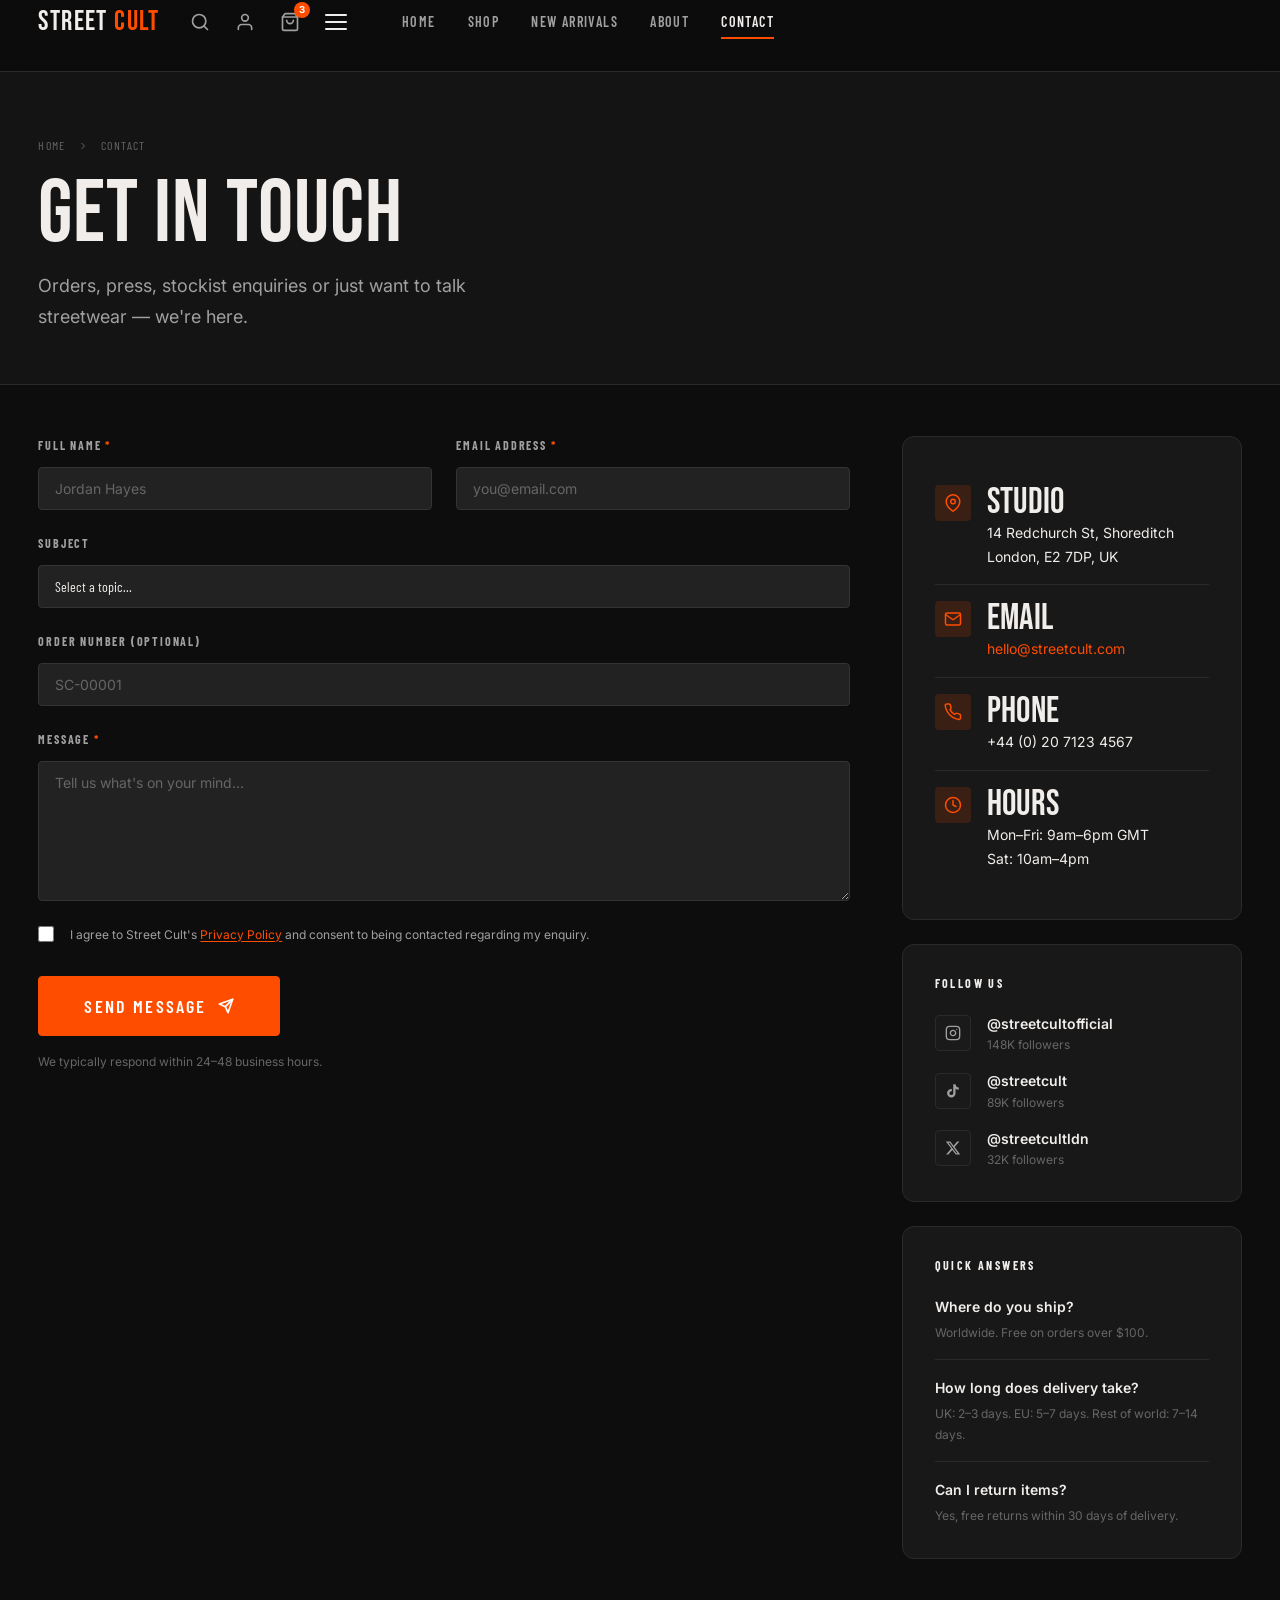
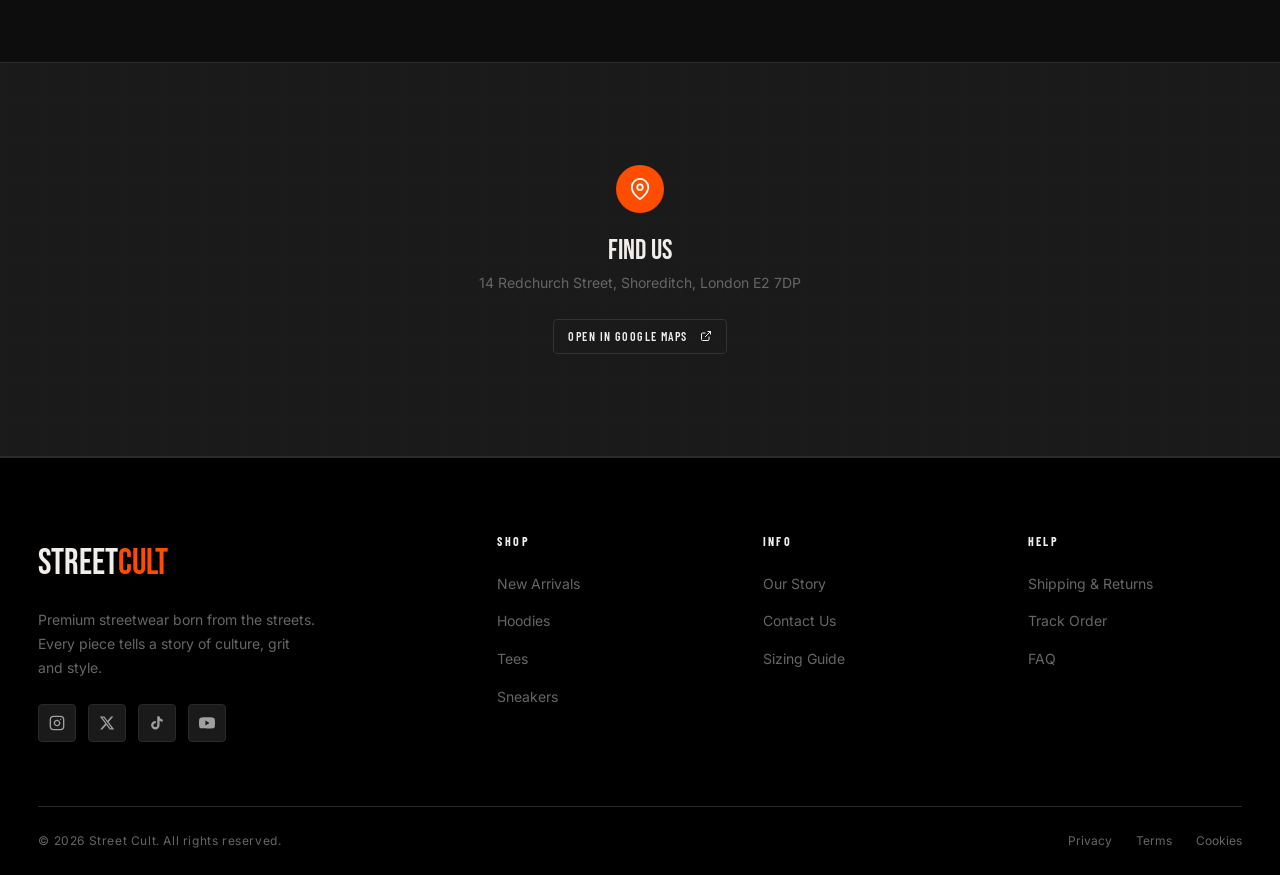
<file: contact.html>
<!DOCTYPE html>
<html lang="en">
<head>
  <meta charset="UTF-8">
  <meta name="viewport" content="width=device-width, initial-scale=1.0">
  <meta name="description" content="Contact Street Cult — reach our team for orders, press, stockist or general enquiries.">
  <title>Contact — Street Cult</title>
  <link rel="preconnect" href="https://fonts.googleapis.com">
  <link rel="preconnect" href="https://fonts.gstatic.com" crossorigin>
  <link href="https://fonts.googleapis.com/css2?family=Bebas+Neue&family=Barlow+Condensed:wght@400;600;700&family=Inter:wght@400;500;600&display=swap" rel="stylesheet">
  <link rel="stylesheet" href="style/style.css">
</head>
<body>

  <button class="scroll-top" aria-label="Scroll to top">
    <svg width="18" height="18" viewBox="0 0 24 24" fill="none" stroke="currentColor" stroke-width="2.5" stroke-linecap="round" stroke-linejoin="round"><path d="M18 15l-6-6-6 6"/></svg>
  </button>

  <!-- ══ NAV ═══════════════════════════════════════════════ -->
  <input type="checkbox" id="nav-toggle" class="nav__toggle-cb sr-only">
  <nav class="nav" aria-label="Main navigation">
    <div class="container">
      <div class="nav__inner">
        <a href="index.html" class="nav__logo" aria-label="Street Cult home">STREET<span>CULT</span></a>
        <div class="nav__links nav__links--desktop" role="list">
          <a href="index.html"   class="nav__link" role="listitem">Home</a>
          <a href="shop.html"    class="nav__link" role="listitem">Shop</a>
          <a href="product.html" class="nav__link" role="listitem">New Arrivals</a>
          <a href="about.html"   class="nav__link" role="listitem">About</a>
          <a href="contact.html" class="nav__link nav__link--active" role="listitem">Contact</a>
        </div>
        <div class="nav__actions">
          <button class="nav__icon-btn" aria-label="Search"><svg width="20" height="20" viewBox="0 0 24 24" fill="none" stroke="currentColor" stroke-width="2" stroke-linecap="round" stroke-linejoin="round"><circle cx="11" cy="11" r="8"/><path d="M21 21l-4.35-4.35"/></svg></button>
          <button class="nav__icon-btn" aria-label="Account"><svg width="20" height="20" viewBox="0 0 24 24" fill="none" stroke="currentColor" stroke-width="2" stroke-linecap="round" stroke-linejoin="round"><path d="M20 21v-2a4 4 0 0 0-4-4H8a4 4 0 0 0-4 4v2"/><circle cx="12" cy="7" r="4"/></svg></button>
          <a href="cart.html" class="nav__icon-btn" aria-label="Shopping cart">
            <svg width="20" height="20" viewBox="0 0 24 24" fill="none" stroke="currentColor" stroke-width="2" stroke-linecap="round" stroke-linejoin="round"><path d="M6 2L3 6v14a2 2 0 0 0 2 2h14a2 2 0 0 0 2-2V6l-3-4z"/><line x1="3" y1="6" x2="21" y2="6"/><path d="M16 10a4 4 0 0 1-8 0"/></svg>
            <span class="nav__cart-count" aria-live="polite" style="display:none">0</span>
          </a>
          <label class="nav__toggle-label" for="nav-toggle" aria-label="Toggle menu"><span></span><span></span><span></span></label>
        </div>
        <div class="nav__links" role="list">
          <a href="index.html"   class="nav__link" role="listitem">Home</a>
          <a href="shop.html"    class="nav__link" role="listitem">Shop</a>
          <a href="product.html" class="nav__link" role="listitem">New Arrivals</a>
          <a href="about.html"   class="nav__link" role="listitem">About</a>
          <a href="contact.html" class="nav__link" role="listitem">Contact</a>
        </div>
      </div>
    </div>
  </nav>

  <main class="page-main">

    <!-- ══ PAGE HEADER ════════════════════════════════════════ -->
    <header class="page-header">
      <div class="container">
        <nav class="page-header__breadcrumb" aria-label="Breadcrumb">
          <a href="index.html">Home</a>
          <svg width="12" height="12" viewBox="0 0 24 24" fill="none" stroke="currentColor" stroke-width="2"><path d="M9 18l6-6-6-6"/></svg>
          <span aria-current="page">Contact</span>
        </nav>
        <div class="page-header__inner">
          <div>
            <h1 class="page-header__title">GET IN TOUCH</h1>
            <p style="color:var(--text-secondary);font-size:var(--text-md);margin-top:var(--space-2);max-width:480px">Orders, press, stockist enquiries or just want to talk streetwear — we're here.</p>
          </div>
        </div>
      </div>
    </header>

    <div class="container">
      <div class="contact-layout">

        <!-- ══ CONTACT FORM ════════════════════════════════════ -->
        <div class="contact-form-wrap" data-fade>
          <form id="contact-form" novalidate aria-label="Contact form">

            <div class="form-row">
              <div class="form-group">
                <label class="form-label" for="contact-name">Full Name <span style="color:var(--accent)">*</span></label>
                <input id="contact-name" type="text" class="form-control" placeholder="Jordan Hayes" required autocomplete="name" aria-required="true">
              </div>
              <div class="form-group">
                <label class="form-label" for="contact-email">Email Address <span style="color:var(--accent)">*</span></label>
                <input id="contact-email" type="email" class="form-control" placeholder="you@email.com" required autocomplete="email" aria-required="true">
              </div>
            </div>

            <div class="form-group">
              <label class="form-label" for="contact-subject">Subject</label>
              <select id="contact-subject" class="form-control sort-select" style="padding-right:2.5em;appearance:none;-webkit-appearance:none" aria-label="Select subject">
                <option value="">Select a topic…</option>
                <option value="order">Order / Delivery</option>
                <option value="return">Returns &amp; Exchanges</option>
                <option value="press">Press &amp; Media</option>
                <option value="stockist">Stockist Enquiry</option>
                <option value="collab">Collaboration</option>
                <option value="other">Other</option>
              </select>
            </div>

            <div class="form-group">
              <label class="form-label" for="contact-order">Order Number (optional)</label>
              <input id="contact-order" type="text" class="form-control" placeholder="SC-00001" autocomplete="off">
            </div>

            <div class="form-group">
              <label class="form-label" for="contact-message">Message <span style="color:var(--accent)">*</span></label>
              <textarea id="contact-message" class="form-control" placeholder="Tell us what's on your mind…" rows="6" required aria-required="true"></textarea>
            </div>

            <div style="display:flex;align-items:center;gap:var(--space-3);margin-bottom:var(--space-5);flex-wrap:wrap">
              <input type="checkbox" id="consent-check" style="width:16px;height:16px;accent-color:var(--accent);cursor:pointer" required>
              <label for="consent-check" style="font-size:var(--text-xs);color:var(--text-secondary);cursor:pointer;flex:1;min-width:200px">
                I agree to Street Cult's <a href="#" style="color:var(--accent);text-decoration:underline;text-underline-offset:2px">Privacy Policy</a> and consent to being contacted regarding my enquiry.
              </label>
            </div>

            <button type="submit" class="btn btn--primary btn--lg" style="min-width:200px">
              Send Message
              <svg width="16" height="16" viewBox="0 0 24 24" fill="none" stroke="currentColor" stroke-width="2.5" stroke-linecap="round" stroke-linejoin="round"><line x1="22" y1="2" x2="11" y2="13"/><polygon points="22 2 15 22 11 13 2 9 22 2"/></svg>
            </button>

            <p style="margin-top:var(--space-3);font-size:var(--text-xs);color:var(--text-muted)">We typically respond within 24–48 business hours.</p>
          </form>
        </div>

        <!-- ══ CONTACT INFO ════════════════════════════════════ -->
        <div class="contact-info" data-fade>

          <!-- Info cards -->
          <div class="contact-info__card">
            <div class="contact-info__item">
              <div class="contact-info__icon" aria-hidden="true">
                <svg width="18" height="18" viewBox="0 0 24 24" fill="none" stroke="currentColor" stroke-width="2" stroke-linecap="round" stroke-linejoin="round"><path d="M21 10c0 7-9 13-9 13s-9-6-9-13a9 9 0 0 1 18 0z"/><circle cx="12" cy="10" r="3"/></svg>
              </div>
              <div class="contact-info__text">
                <h3>Studio</h3>
                <p>14 Redchurch St, Shoreditch<br>London, E2 7DP, UK</p>
              </div>
            </div>
            <div class="contact-info__item">
              <div class="contact-info__icon" aria-hidden="true">
                <svg width="18" height="18" viewBox="0 0 24 24" fill="none" stroke="currentColor" stroke-width="2" stroke-linecap="round" stroke-linejoin="round"><path d="M4 4h16c1.1 0 2 .9 2 2v12c0 1.1-.9 2-2 2H4c-1.1 0-2-.9-2-2V6c0-1.1.9-2 2-2z"/><polyline points="22,6 12,13 2,6"/></svg>
              </div>
              <div class="contact-info__text">
                <h3>Email</h3>
                <p><a href="mailto:hello@streetcult.com" style="color:var(--accent)">hello@streetcult.com</a></p>
              </div>
            </div>
            <div class="contact-info__item">
              <div class="contact-info__icon" aria-hidden="true">
                <svg width="18" height="18" viewBox="0 0 24 24" fill="none" stroke="currentColor" stroke-width="2" stroke-linecap="round" stroke-linejoin="round"><path d="M22 16.92v3a2 2 0 0 1-2.18 2 19.79 19.79 0 0 1-8.63-3.07A19.5 19.5 0 0 1 4.69 12 19.79 19.79 0 0 1 1.63 3.38 2 2 0 0 1 3.6 1.21h3a2 2 0 0 1 2 1.72c.127.96.361 1.903.7 2.81a2 2 0 0 1-.45 2.11L7.91 8.96a16 16 0 0 0 6.29 6.29l1.02-.92a2 2 0 0 1 2.11-.45c.907.339 1.85.573 2.81.7A2 2 0 0 1 22 16.92z"/></svg>
              </div>
              <div class="contact-info__text">
                <h3>Phone</h3>
                <p>+44 (0) 20 7123 4567</p>
              </div>
            </div>
            <div class="contact-info__item">
              <div class="contact-info__icon" aria-hidden="true">
                <svg width="18" height="18" viewBox="0 0 24 24" fill="none" stroke="currentColor" stroke-width="2" stroke-linecap="round" stroke-linejoin="round"><circle cx="12" cy="12" r="10"/><polyline points="12 6 12 12 16 14"/></svg>
              </div>
              <div class="contact-info__text">
                <h3>Hours</h3>
                <p>Mon–Fri: 9am–6pm GMT<br>Sat: 10am–4pm</p>
              </div>
            </div>
          </div>

          <!-- Social links -->
          <div style="background:var(--bg-card);border:1px solid var(--border);border-radius:var(--radius-lg);padding:var(--space-5)">
            <h3 style="font-family:var(--font-sub);font-size:var(--text-xs);font-weight:700;letter-spacing:.2em;text-transform:uppercase;color:var(--text-primary);margin-bottom:var(--space-4)">Follow Us</h3>
            <div style="display:flex;flex-direction:column;gap:var(--space-3)">

              <a href="#" style="display:flex;align-items:center;gap:var(--space-3);color:var(--text-secondary);transition:color var(--transition);text-decoration:none;font-size:var(--text-sm)" onmouseover="this.style.color='var(--accent)'" onmouseout="this.style.color='var(--text-secondary)'">
                <span style="width:36px;height:36px;background:var(--bg-3);border:1px solid var(--border);border-radius:var(--radius-sm);display:flex;align-items:center;justify-content:center;flex-shrink:0">
                  <svg width="16" height="16" viewBox="0 0 24 24" fill="none" stroke="currentColor" stroke-width="2" stroke-linecap="round" stroke-linejoin="round"><rect x="2" y="2" width="20" height="20" rx="5" ry="5"/><path d="M16 11.37A4 4 0 1 1 12.63 8 4 4 0 0 1 16 11.37z"/><line x1="17.5" y1="6.5" x2="17.51" y2="6.5"/></svg>
                </span>
                <div>
                  <div style="color:var(--text-primary);font-weight:600">@streetcultofficial</div>
                  <div style="font-size:var(--text-xs);color:var(--text-muted)">148K followers</div>
                </div>
              </a>

              <a href="#" style="display:flex;align-items:center;gap:var(--space-3);color:var(--text-secondary);transition:color var(--transition);text-decoration:none;font-size:var(--text-sm)" onmouseover="this.style.color='var(--accent)'" onmouseout="this.style.color='var(--text-secondary)'">
                <span style="width:36px;height:36px;background:var(--bg-3);border:1px solid var(--border);border-radius:var(--radius-sm);display:flex;align-items:center;justify-content:center;flex-shrink:0">
                  <svg width="16" height="16" viewBox="0 0 24 24" fill="currentColor"><path d="M19.59 6.69a4.83 4.83 0 01-3.77-4.25V2h-3.45v13.67a2.89 2.89 0 01-2.88 2.5 2.89 2.89 0 01-2.89-2.89 2.89 2.89 0 012.89-2.89c.28 0 .54.04.79.1V9.01a6.33 6.33 0 00-.79-.05 6.34 6.34 0 00-6.34 6.34 6.34 6.34 0 006.34 6.34 6.34 6.34 0 006.33-6.34V8.69a8.16 8.16 0 004.77 1.52V6.76a4.85 4.85 0 01-1-.07z"/></svg>
                </span>
                <div>
                  <div style="color:var(--text-primary);font-weight:600">@streetcult</div>
                  <div style="font-size:var(--text-xs);color:var(--text-muted)">89K followers</div>
                </div>
              </a>

              <a href="#" style="display:flex;align-items:center;gap:var(--space-3);color:var(--text-secondary);transition:color var(--transition);text-decoration:none;font-size:var(--text-sm)" onmouseover="this.style.color='var(--accent)'" onmouseout="this.style.color='var(--text-secondary)'">
                <span style="width:36px;height:36px;background:var(--bg-3);border:1px solid var(--border);border-radius:var(--radius-sm);display:flex;align-items:center;justify-content:center;flex-shrink:0">
                  <svg width="16" height="16" viewBox="0 0 24 24" fill="currentColor"><path d="M18.244 2.25h3.308l-7.227 8.26 8.502 11.24H16.17l-5.214-6.817L4.99 21.75H1.68l7.73-8.835L1.254 2.25H8.08l4.713 6.231zm-1.161 17.52h1.833L7.084 4.126H5.117z"/></svg>
                </span>
                <div>
                  <div style="color:var(--text-primary);font-weight:600">@streetcultldn</div>
                  <div style="font-size:var(--text-xs);color:var(--text-muted)">32K followers</div>
                </div>
              </a>

            </div>
          </div>

          <!-- FAQs preview -->
          <div style="margin-top:var(--space-4);background:var(--bg-card);border:1px solid var(--border);border-radius:var(--radius-lg);padding:var(--space-5)">
            <h3 style="font-family:var(--font-sub);font-size:var(--text-xs);font-weight:700;letter-spacing:.2em;text-transform:uppercase;color:var(--text-primary);margin-bottom:var(--space-4)">Quick Answers</h3>
            <div style="display:flex;flex-direction:column;gap:var(--space-3)">
              <div style="padding-bottom:var(--space-3);border-bottom:1px solid var(--border)">
                <p style="font-size:var(--text-sm);font-weight:600;color:var(--text-primary);margin-bottom:4px">Where do you ship?</p>
                <p style="font-size:var(--text-xs);color:var(--text-muted)">Worldwide. Free on orders over $100.</p>
              </div>
              <div style="padding-bottom:var(--space-3);border-bottom:1px solid var(--border)">
                <p style="font-size:var(--text-sm);font-weight:600;color:var(--text-primary);margin-bottom:4px">How long does delivery take?</p>
                <p style="font-size:var(--text-xs);color:var(--text-muted)">UK: 2–3 days. EU: 5–7 days. Rest of world: 7–14 days.</p>
              </div>
              <div>
                <p style="font-size:var(--text-sm);font-weight:600;color:var(--text-primary);margin-bottom:4px">Can I return items?</p>
                <p style="font-size:var(--text-xs);color:var(--text-muted)">Yes, free returns within 30 days of delivery.</p>
              </div>
            </div>
          </div>

        </div><!-- /contact-info -->
      </div><!-- /contact-layout -->
    </div><!-- /container -->

    <!-- ══ MAP PLACEHOLDER ════════════════════════════════════ -->
    <div style="background:var(--bg-3);border-top:1px solid var(--border);border-bottom:1px solid var(--border);padding:var(--space-16) var(--space-8);text-align:center;position:relative;overflow:hidden;margin-top:var(--space-8)">
      <!-- Abstract map grid -->
      <div aria-hidden="true" style="position:absolute;inset:0;opacity:.04;background-image:linear-gradient(var(--border-light) 1px,transparent 1px),linear-gradient(90deg,var(--border-light) 1px,transparent 1px);background-size:40px 40px"></div>
      <div style="position:relative;z-index:1">
        <div style="width:48px;height:48px;background:var(--accent);border-radius:50%;display:flex;align-items:center;justify-content:center;margin:0 auto var(--space-4)">
          <svg width="22" height="22" viewBox="0 0 24 24" fill="none" stroke="white" stroke-width="2" stroke-linecap="round" stroke-linejoin="round"><path d="M21 10c0 7-9 13-9 13s-9-6-9-13a9 9 0 0 1 18 0z"/><circle cx="12" cy="10" r="3"/></svg>
        </div>
        <h3 style="font-family:var(--font-heading);font-size:var(--text-xl);color:var(--text-primary);margin-bottom:var(--space-1)">Find Us</h3>
        <p style="color:var(--text-muted);font-size:var(--text-sm)">14 Redchurch Street, Shoreditch, London E2 7DP</p>
        <a href="https://maps.google.com" target="_blank" rel="noopener noreferrer" class="btn btn--outline btn--sm" style="margin-top:var(--space-4)">
          Open in Google Maps
          <svg width="12" height="12" viewBox="0 0 24 24" fill="none" stroke="currentColor" stroke-width="2"><path d="M18 13v6a2 2 0 0 1-2 2H5a2 2 0 0 1-2-2V8a2 2 0 0 1 2-2h6"/><polyline points="15 3 21 3 21 9"/><line x1="10" y1="14" x2="21" y2="3"/></svg>
        </a>
      </div>
    </div>

  </main>

  <!-- ══ FOOTER ══════════════════════════════════════════════ -->
  <footer class="footer" aria-label="Site footer">
    <div class="container">
      <div class="footer__grid">
        <div class="footer__brand">
          <div class="footer__brand-logo">STREET<span>CULT</span></div>
          <p class="footer__brand-desc">Premium streetwear born from the streets. Every piece tells a story of culture, grit and style.</p>
          <div class="footer__social" aria-label="Social media links">
            <a href="#" class="footer__social-link" aria-label="Instagram"><svg width="16" height="16" viewBox="0 0 24 24" fill="none" stroke="currentColor" stroke-width="2" stroke-linecap="round" stroke-linejoin="round"><rect x="2" y="2" width="20" height="20" rx="5" ry="5"/><path d="M16 11.37A4 4 0 1 1 12.63 8 4 4 0 0 1 16 11.37z"/><line x1="17.5" y1="6.5" x2="17.51" y2="6.5"/></svg></a>
            <a href="#" class="footer__social-link" aria-label="X (Twitter)"><svg width="16" height="16" viewBox="0 0 24 24" fill="currentColor"><path d="M18.244 2.25h3.308l-7.227 8.26 8.502 11.24H16.17l-5.214-6.817L4.99 21.75H1.68l7.73-8.835L1.254 2.25H8.08l4.713 6.231zm-1.161 17.52h1.833L7.084 4.126H5.117z"/></svg></a>
            <a href="#" class="footer__social-link" aria-label="TikTok"><svg width="16" height="16" viewBox="0 0 24 24" fill="currentColor"><path d="M19.59 6.69a4.83 4.83 0 01-3.77-4.25V2h-3.45v13.67a2.89 2.89 0 01-2.88 2.5 2.89 2.89 0 01-2.89-2.89 2.89 2.89 0 012.89-2.89c.28 0 .54.04.79.1V9.01a6.33 6.33 0 00-.79-.05 6.34 6.34 0 00-6.34 6.34 6.34 6.34 0 006.34 6.34 6.34 6.34 0 006.33-6.34V8.69a8.16 8.16 0 004.77 1.52V6.76a4.85 4.85 0 01-1-.07z"/></svg></a>
            <a href="#" class="footer__social-link" aria-label="YouTube"><svg width="16" height="16" viewBox="0 0 24 24" fill="currentColor"><path d="M23.498 6.186a3.016 3.016 0 00-2.122-2.136C19.505 3.545 12 3.545 12 3.545s-7.505 0-9.377.505A3.017 3.017 0 00.502 6.186C0 8.07 0 12 0 12s0 3.93.502 5.814a3.016 3.016 0 002.122 2.136c1.871.505 9.376.505 9.376.505s7.505 0 9.377-.505a3.015 3.015 0 002.122-2.136C24 15.93 24 12 24 12s0-3.93-.502-5.814zM9.545 15.568V8.432L15.818 12l-6.273 3.568z"/></svg></a>
          </div>
        </div>
        <div class="footer__col"><h3 class="footer__col-title">Shop</h3><ul class="footer__col-links"><li><a href="shop.html" class="footer__col-link">New Arrivals</a></li><li><a href="shop.html" class="footer__col-link">Hoodies</a></li><li><a href="shop.html" class="footer__col-link">Tees</a></li><li><a href="shop.html" class="footer__col-link">Sneakers</a></li></ul></div>
        <div class="footer__col"><h3 class="footer__col-title">Info</h3><ul class="footer__col-links"><li><a href="about.html" class="footer__col-link">Our Story</a></li><li><a href="contact.html" class="footer__col-link">Contact Us</a></li><li><a href="#" class="footer__col-link">Sizing Guide</a></li></ul></div>
        <div class="footer__col"><h3 class="footer__col-title">Help</h3><ul class="footer__col-links"><li><a href="#" class="footer__col-link">Shipping &amp; Returns</a></li><li><a href="#" class="footer__col-link">Track Order</a></li><li><a href="#" class="footer__col-link">FAQ</a></li></ul></div>
      </div>
      <div class="footer__bottom">
        <p class="footer__copy">&copy; 2026 Street Cult. All rights reserved.</p>
        <div class="footer__legal"><a href="#">Privacy</a><a href="#">Terms</a><a href="#">Cookies</a></div>
      </div>
    </div>
  </footer>

  <script src="script.js"></script>
</body>
</html>
</file>
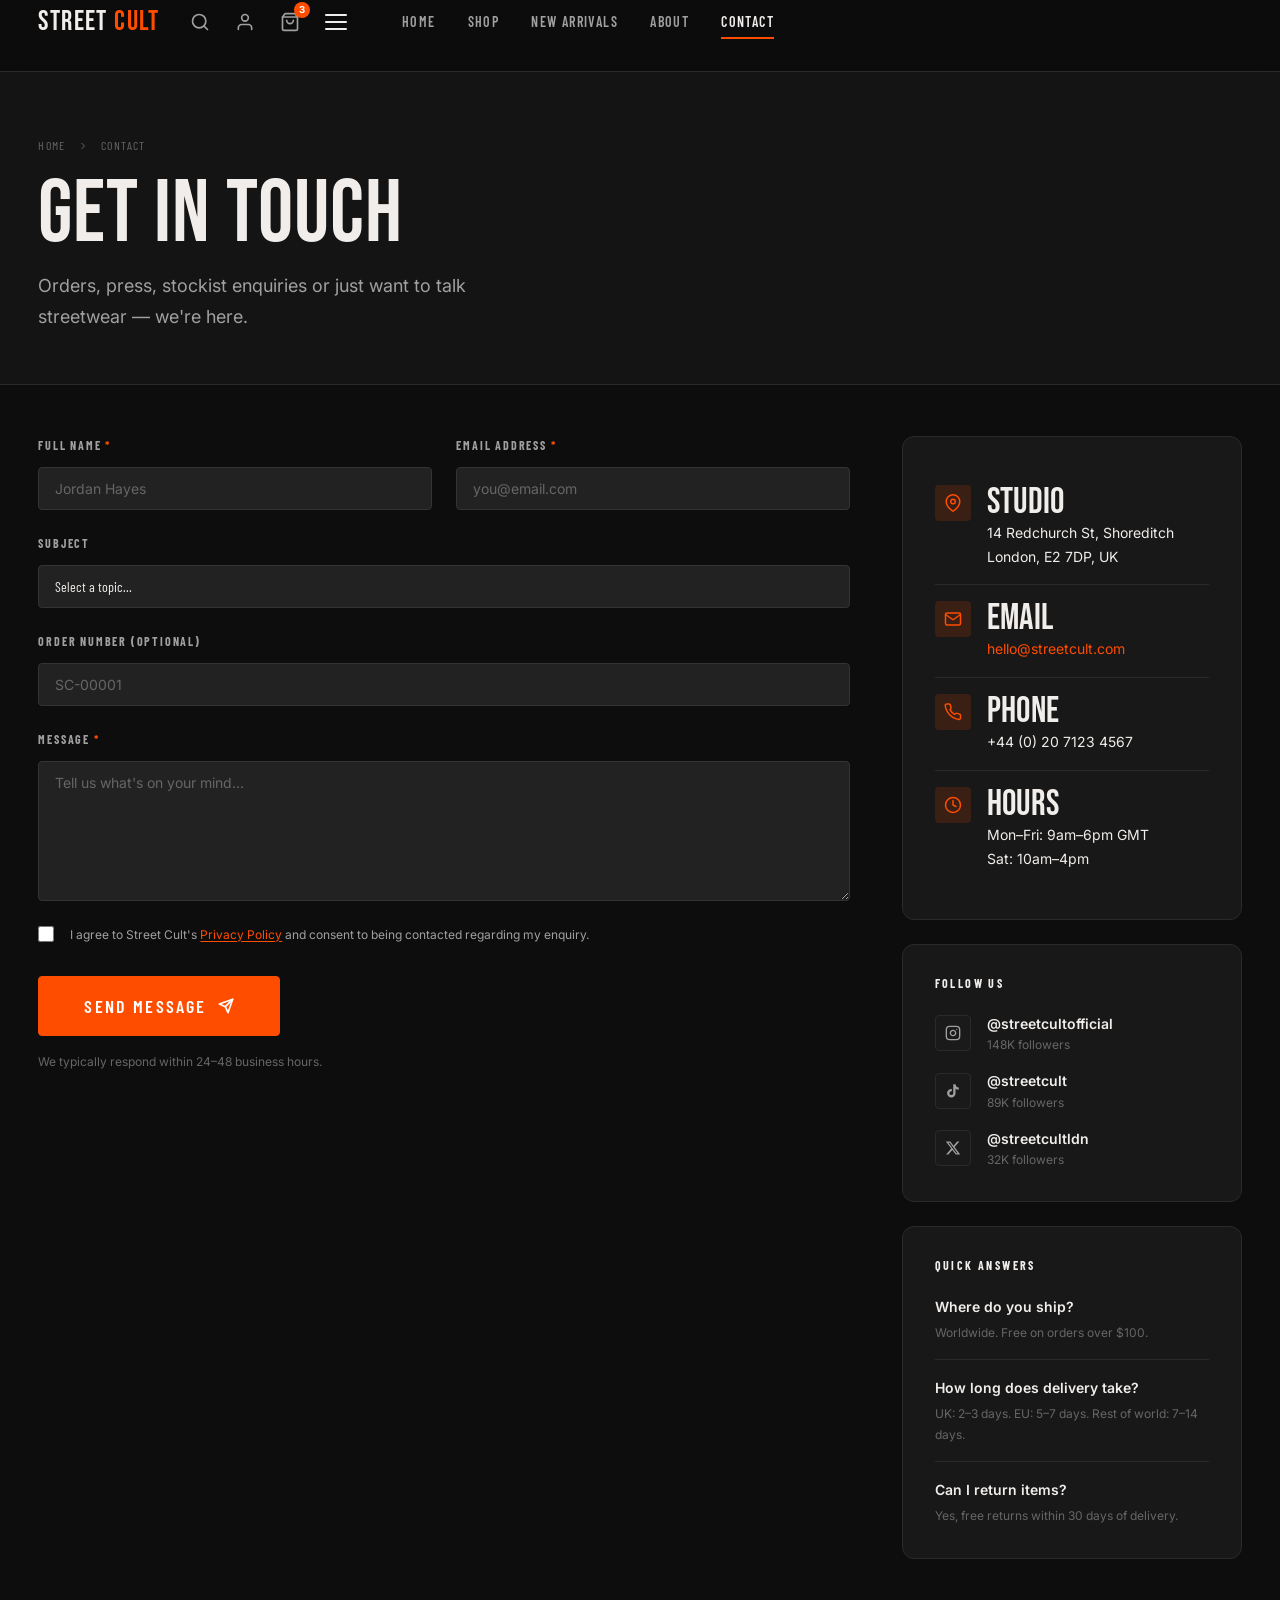
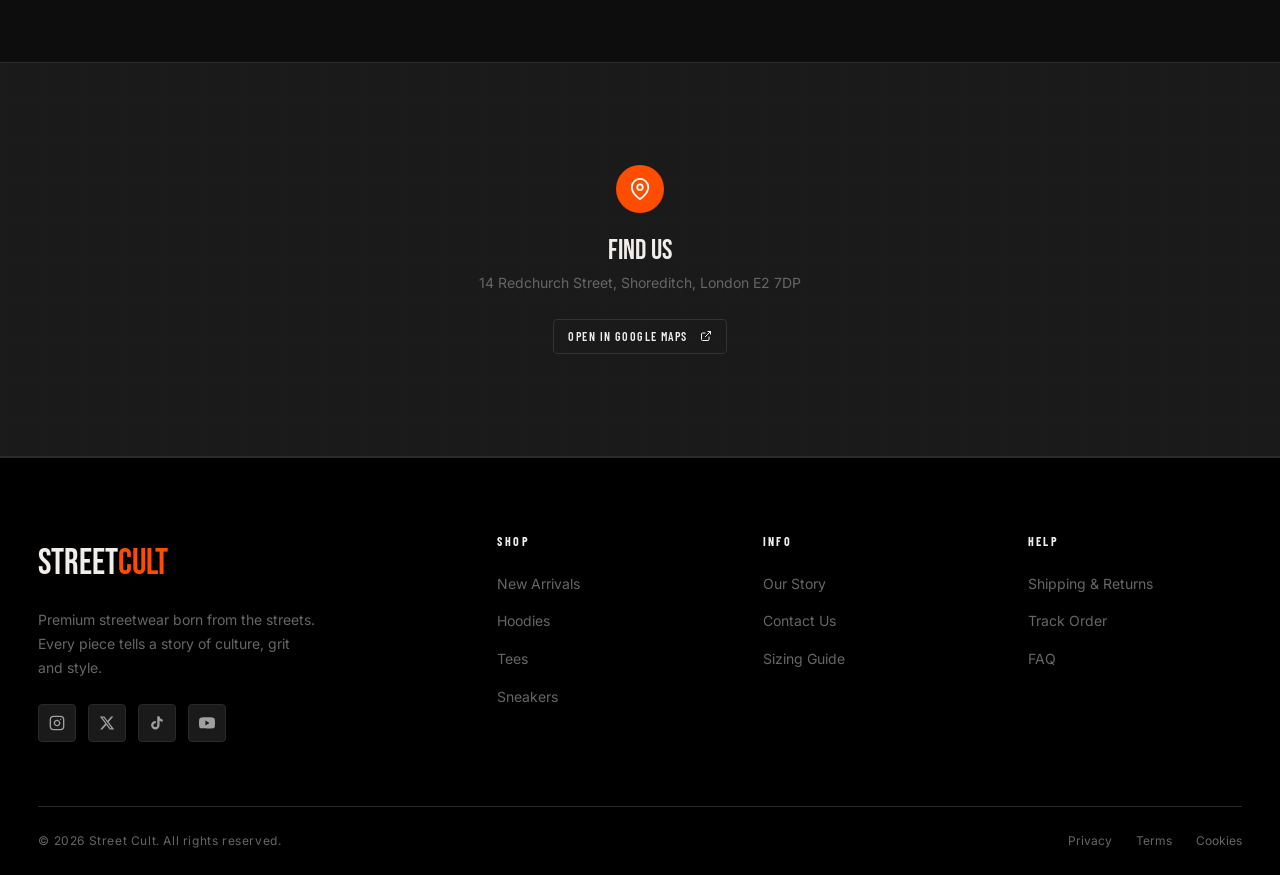
<file: html/contact.html>
<!DOCTYPE html>
<html lang="en">
<head>
  <meta charset="UTF-8">
  <meta name="viewport" content="width=device-width, initial-scale=1.0">
  <meta name="description" content="Contact Street Cult — reach our team for orders, press, stockist or general enquiries.">
  <title>Contact — Street Cult</title>
  <link rel="preconnect" href="https://fonts.googleapis.com">
  <link rel="preconnect" href="https://fonts.gstatic.com" crossorigin>
  <link href="https://fonts.googleapis.com/css2?family=Bebas+Neue&family=Barlow+Condensed:wght@400;600;700&family=Inter:wght@400;500;600&display=swap" rel="stylesheet">
  <link rel="stylesheet" href="../style/style.css">
</head>
<body>

  <button class="scroll-top" aria-label="Scroll to top">
    <svg width="18" height="18" viewBox="0 0 24 24" fill="none" stroke="currentColor" stroke-width="2.5" stroke-linecap="round" stroke-linejoin="round"><path d="M18 15l-6-6-6 6"/></svg>
  </button>

  <!-- ══ NAV ═══════════════════════════════════════════════ -->
  <input type="checkbox" id="nav-toggle" class="nav__toggle-cb sr-only">
  <nav class="nav" aria-label="Main navigation">
    <div class="container">
      <div class="nav__inner">
        <a href="index.html" class="nav__logo" aria-label="Street Cult home">STREET<span>CULT</span></a>
        <div class="nav__links nav__links--desktop" role="list">
          <a href="index.html"   class="nav__link" role="listitem">Home</a>
          <a href="shop.html"    class="nav__link" role="listitem">Shop</a>
          <a href="product.html" class="nav__link" role="listitem">New Arrivals</a>
          <a href="about.html"   class="nav__link" role="listitem">About</a>
          <a href="contact.html" class="nav__link nav__link--active" role="listitem">Contact</a>
        </div>
        <div class="nav__actions">
          <button class="nav__icon-btn" aria-label="Search"><svg width="20" height="20" viewBox="0 0 24 24" fill="none" stroke="currentColor" stroke-width="2" stroke-linecap="round" stroke-linejoin="round"><circle cx="11" cy="11" r="8"/><path d="M21 21l-4.35-4.35"/></svg></button>
          <button class="nav__icon-btn" aria-label="Account"><svg width="20" height="20" viewBox="0 0 24 24" fill="none" stroke="currentColor" stroke-width="2" stroke-linecap="round" stroke-linejoin="round"><path d="M20 21v-2a4 4 0 0 0-4-4H8a4 4 0 0 0-4 4v2"/><circle cx="12" cy="7" r="4"/></svg></button>
          <a href="cart.html" class="nav__icon-btn" aria-label="Shopping cart">
            <svg width="20" height="20" viewBox="0 0 24 24" fill="none" stroke="currentColor" stroke-width="2" stroke-linecap="round" stroke-linejoin="round"><path d="M6 2L3 6v14a2 2 0 0 0 2 2h14a2 2 0 0 0 2-2V6l-3-4z"/><line x1="3" y1="6" x2="21" y2="6"/><path d="M16 10a4 4 0 0 1-8 0"/></svg>
            <span class="nav__cart-count" aria-live="polite" style="display:none">0</span>
          </a>
          <label class="nav__toggle-label" for="nav-toggle" aria-label="Toggle menu"><span></span><span></span><span></span></label>
        </div>
        <div class="nav__links" role="list">
          <a href="index.html"   class="nav__link" role="listitem">Home</a>
          <a href="shop.html"    class="nav__link" role="listitem">Shop</a>
          <a href="product.html" class="nav__link" role="listitem">New Arrivals</a>
          <a href="about.html"   class="nav__link" role="listitem">About</a>
          <a href="contact.html" class="nav__link" role="listitem">Contact</a>
        </div>
      </div>
    </div>
  </nav>

  <main class="page-main">

    <!-- ══ PAGE HEADER ════════════════════════════════════════ -->
    <header class="page-header">
      <div class="container">
        <nav class="page-header__breadcrumb" aria-label="Breadcrumb">
          <a href="index.html">Home</a>
          <svg width="12" height="12" viewBox="0 0 24 24" fill="none" stroke="currentColor" stroke-width="2"><path d="M9 18l6-6-6-6"/></svg>
          <span aria-current="page">Contact</span>
        </nav>
        <div class="page-header__inner">
          <div>
            <h1 class="page-header__title">GET IN TOUCH</h1>
            <p style="color:var(--text-secondary);font-size:var(--text-md);margin-top:var(--space-2);max-width:480px">Orders, press, stockist enquiries or just want to talk streetwear — we're here.</p>
          </div>
        </div>
      </div>
    </header>

    <div class="container">
      <div class="contact-layout">

        <!-- ══ CONTACT FORM ════════════════════════════════════ -->
        <div class="contact-form-wrap" data-fade>
          <form id="contact-form" novalidate aria-label="Contact form">

            <div class="form-row">
              <div class="form-group">
                <label class="form-label" for="contact-name">Full Name <span style="color:var(--accent)">*</span></label>
                <input id="contact-name" type="text" class="form-control" placeholder="Jordan Hayes" required autocomplete="name" aria-required="true">
              </div>
              <div class="form-group">
                <label class="form-label" for="contact-email">Email Address <span style="color:var(--accent)">*</span></label>
                <input id="contact-email" type="email" class="form-control" placeholder="you@email.com" required autocomplete="email" aria-required="true">
              </div>
            </div>

            <div class="form-group">
              <label class="form-label" for="contact-subject">Subject</label>
              <select id="contact-subject" class="form-control sort-select" style="padding-right:2.5em;appearance:none;-webkit-appearance:none" aria-label="Select subject">
                <option value="">Select a topic…</option>
                <option value="order">Order / Delivery</option>
                <option value="return">Returns &amp; Exchanges</option>
                <option value="press">Press &amp; Media</option>
                <option value="stockist">Stockist Enquiry</option>
                <option value="collab">Collaboration</option>
                <option value="other">Other</option>
              </select>
            </div>

            <div class="form-group">
              <label class="form-label" for="contact-order">Order Number (optional)</label>
              <input id="contact-order" type="text" class="form-control" placeholder="SC-00001" autocomplete="off">
            </div>

            <div class="form-group">
              <label class="form-label" for="contact-message">Message <span style="color:var(--accent)">*</span></label>
              <textarea id="contact-message" class="form-control" placeholder="Tell us what's on your mind…" rows="6" required aria-required="true"></textarea>
            </div>

            <div style="display:flex;align-items:center;gap:var(--space-3);margin-bottom:var(--space-5);flex-wrap:wrap">
              <input type="checkbox" id="consent-check" style="width:16px;height:16px;accent-color:var(--accent);cursor:pointer" required>
              <label for="consent-check" style="font-size:var(--text-xs);color:var(--text-secondary);cursor:pointer;flex:1;min-width:200px">
                I agree to Street Cult's <a href="#" style="color:var(--accent);text-decoration:underline;text-underline-offset:2px">Privacy Policy</a> and consent to being contacted regarding my enquiry.
              </label>
            </div>

            <button type="submit" class="btn btn--primary btn--lg" style="min-width:200px">
              Send Message
              <svg width="16" height="16" viewBox="0 0 24 24" fill="none" stroke="currentColor" stroke-width="2.5" stroke-linecap="round" stroke-linejoin="round"><line x1="22" y1="2" x2="11" y2="13"/><polygon points="22 2 15 22 11 13 2 9 22 2"/></svg>
            </button>

            <p style="margin-top:var(--space-3);font-size:var(--text-xs);color:var(--text-muted)">We typically respond within 24–48 business hours.</p>
          </form>
        </div>

        <!-- ══ CONTACT INFO ════════════════════════════════════ -->
        <div class="contact-info" data-fade>

          <!-- Info cards -->
          <div class="contact-info__card">
            <div class="contact-info__item">
              <div class="contact-info__icon" aria-hidden="true">
                <svg width="18" height="18" viewBox="0 0 24 24" fill="none" stroke="currentColor" stroke-width="2" stroke-linecap="round" stroke-linejoin="round"><path d="M21 10c0 7-9 13-9 13s-9-6-9-13a9 9 0 0 1 18 0z"/><circle cx="12" cy="10" r="3"/></svg>
              </div>
              <div class="contact-info__text">
                <h3>Studio</h3>
                <p>14 Redchurch St, Shoreditch<br>London, E2 7DP, UK</p>
              </div>
            </div>
            <div class="contact-info__item">
              <div class="contact-info__icon" aria-hidden="true">
                <svg width="18" height="18" viewBox="0 0 24 24" fill="none" stroke="currentColor" stroke-width="2" stroke-linecap="round" stroke-linejoin="round"><path d="M4 4h16c1.1 0 2 .9 2 2v12c0 1.1-.9 2-2 2H4c-1.1 0-2-.9-2-2V6c0-1.1.9-2 2-2z"/><polyline points="22,6 12,13 2,6"/></svg>
              </div>
              <div class="contact-info__text">
                <h3>Email</h3>
                <p><a href="mailto:hello@streetcult.com" style="color:var(--accent)">hello@streetcult.com</a></p>
              </div>
            </div>
            <div class="contact-info__item">
              <div class="contact-info__icon" aria-hidden="true">
                <svg width="18" height="18" viewBox="0 0 24 24" fill="none" stroke="currentColor" stroke-width="2" stroke-linecap="round" stroke-linejoin="round"><path d="M22 16.92v3a2 2 0 0 1-2.18 2 19.79 19.79 0 0 1-8.63-3.07A19.5 19.5 0 0 1 4.69 12 19.79 19.79 0 0 1 1.63 3.38 2 2 0 0 1 3.6 1.21h3a2 2 0 0 1 2 1.72c.127.96.361 1.903.7 2.81a2 2 0 0 1-.45 2.11L7.91 8.96a16 16 0 0 0 6.29 6.29l1.02-.92a2 2 0 0 1 2.11-.45c.907.339 1.85.573 2.81.7A2 2 0 0 1 22 16.92z"/></svg>
              </div>
              <div class="contact-info__text">
                <h3>Phone</h3>
                <p>+44 (0) 20 7123 4567</p>
              </div>
            </div>
            <div class="contact-info__item">
              <div class="contact-info__icon" aria-hidden="true">
                <svg width="18" height="18" viewBox="0 0 24 24" fill="none" stroke="currentColor" stroke-width="2" stroke-linecap="round" stroke-linejoin="round"><circle cx="12" cy="12" r="10"/><polyline points="12 6 12 12 16 14"/></svg>
              </div>
              <div class="contact-info__text">
                <h3>Hours</h3>
                <p>Mon–Fri: 9am–6pm GMT<br>Sat: 10am–4pm</p>
              </div>
            </div>
          </div>

          <!-- Social links -->
          <div style="background:var(--bg-card);border:1px solid var(--border);border-radius:var(--radius-lg);padding:var(--space-5)">
            <h3 style="font-family:var(--font-sub);font-size:var(--text-xs);font-weight:700;letter-spacing:.2em;text-transform:uppercase;color:var(--text-primary);margin-bottom:var(--space-4)">Follow Us</h3>
            <div style="display:flex;flex-direction:column;gap:var(--space-3)">

              <a href="#" style="display:flex;align-items:center;gap:var(--space-3);color:var(--text-secondary);transition:color var(--transition);text-decoration:none;font-size:var(--text-sm)" onmouseover="this.style.color='var(--accent)'" onmouseout="this.style.color='var(--text-secondary)'">
                <span style="width:36px;height:36px;background:var(--bg-3);border:1px solid var(--border);border-radius:var(--radius-sm);display:flex;align-items:center;justify-content:center;flex-shrink:0">
                  <svg width="16" height="16" viewBox="0 0 24 24" fill="none" stroke="currentColor" stroke-width="2" stroke-linecap="round" stroke-linejoin="round"><rect x="2" y="2" width="20" height="20" rx="5" ry="5"/><path d="M16 11.37A4 4 0 1 1 12.63 8 4 4 0 0 1 16 11.37z"/><line x1="17.5" y1="6.5" x2="17.51" y2="6.5"/></svg>
                </span>
                <div>
                  <div style="color:var(--text-primary);font-weight:600">@streetcultofficial</div>
                  <div style="font-size:var(--text-xs);color:var(--text-muted)">148K followers</div>
                </div>
              </a>

              <a href="#" style="display:flex;align-items:center;gap:var(--space-3);color:var(--text-secondary);transition:color var(--transition);text-decoration:none;font-size:var(--text-sm)" onmouseover="this.style.color='var(--accent)'" onmouseout="this.style.color='var(--text-secondary)'">
                <span style="width:36px;height:36px;background:var(--bg-3);border:1px solid var(--border);border-radius:var(--radius-sm);display:flex;align-items:center;justify-content:center;flex-shrink:0">
                  <svg width="16" height="16" viewBox="0 0 24 24" fill="currentColor"><path d="M19.59 6.69a4.83 4.83 0 01-3.77-4.25V2h-3.45v13.67a2.89 2.89 0 01-2.88 2.5 2.89 2.89 0 01-2.89-2.89 2.89 2.89 0 012.89-2.89c.28 0 .54.04.79.1V9.01a6.33 6.33 0 00-.79-.05 6.34 6.34 0 00-6.34 6.34 6.34 6.34 0 006.34 6.34 6.34 6.34 0 006.33-6.34V8.69a8.16 8.16 0 004.77 1.52V6.76a4.85 4.85 0 01-1-.07z"/></svg>
                </span>
                <div>
                  <div style="color:var(--text-primary);font-weight:600">@streetcult</div>
                  <div style="font-size:var(--text-xs);color:var(--text-muted)">89K followers</div>
                </div>
              </a>

              <a href="#" style="display:flex;align-items:center;gap:var(--space-3);color:var(--text-secondary);transition:color var(--transition);text-decoration:none;font-size:var(--text-sm)" onmouseover="this.style.color='var(--accent)'" onmouseout="this.style.color='var(--text-secondary)'">
                <span style="width:36px;height:36px;background:var(--bg-3);border:1px solid var(--border);border-radius:var(--radius-sm);display:flex;align-items:center;justify-content:center;flex-shrink:0">
                  <svg width="16" height="16" viewBox="0 0 24 24" fill="currentColor"><path d="M18.244 2.25h3.308l-7.227 8.26 8.502 11.24H16.17l-5.214-6.817L4.99 21.75H1.68l7.73-8.835L1.254 2.25H8.08l4.713 6.231zm-1.161 17.52h1.833L7.084 4.126H5.117z"/></svg>
                </span>
                <div>
                  <div style="color:var(--text-primary);font-weight:600">@streetcultldn</div>
                  <div style="font-size:var(--text-xs);color:var(--text-muted)">32K followers</div>
                </div>
              </a>

            </div>
          </div>

          <!-- FAQs preview -->
          <div style="margin-top:var(--space-4);background:var(--bg-card);border:1px solid var(--border);border-radius:var(--radius-lg);padding:var(--space-5)">
            <h3 style="font-family:var(--font-sub);font-size:var(--text-xs);font-weight:700;letter-spacing:.2em;text-transform:uppercase;color:var(--text-primary);margin-bottom:var(--space-4)">Quick Answers</h3>
            <div style="display:flex;flex-direction:column;gap:var(--space-3)">
              <div style="padding-bottom:var(--space-3);border-bottom:1px solid var(--border)">
                <p style="font-size:var(--text-sm);font-weight:600;color:var(--text-primary);margin-bottom:4px">Where do you ship?</p>
                <p style="font-size:var(--text-xs);color:var(--text-muted)">Worldwide. Free on orders over $100.</p>
              </div>
              <div style="padding-bottom:var(--space-3);border-bottom:1px solid var(--border)">
                <p style="font-size:var(--text-sm);font-weight:600;color:var(--text-primary);margin-bottom:4px">How long does delivery take?</p>
                <p style="font-size:var(--text-xs);color:var(--text-muted)">UK: 2–3 days. EU: 5–7 days. Rest of world: 7–14 days.</p>
              </div>
              <div>
                <p style="font-size:var(--text-sm);font-weight:600;color:var(--text-primary);margin-bottom:4px">Can I return items?</p>
                <p style="font-size:var(--text-xs);color:var(--text-muted)">Yes, free returns within 30 days of delivery.</p>
              </div>
            </div>
          </div>

        </div><!-- /contact-info -->
      </div><!-- /contact-layout -->
    </div><!-- /container -->

    <!-- ══ MAP PLACEHOLDER ════════════════════════════════════ -->
    <div style="background:var(--bg-3);border-top:1px solid var(--border);border-bottom:1px solid var(--border);padding:var(--space-16) var(--space-8);text-align:center;position:relative;overflow:hidden;margin-top:var(--space-8)">
      <!-- Abstract map grid -->
      <div aria-hidden="true" style="position:absolute;inset:0;opacity:.04;background-image:linear-gradient(var(--border-light) 1px,transparent 1px),linear-gradient(90deg,var(--border-light) 1px,transparent 1px);background-size:40px 40px"></div>
      <div style="position:relative;z-index:1">
        <div style="width:48px;height:48px;background:var(--accent);border-radius:50%;display:flex;align-items:center;justify-content:center;margin:0 auto var(--space-4)">
          <svg width="22" height="22" viewBox="0 0 24 24" fill="none" stroke="white" stroke-width="2" stroke-linecap="round" stroke-linejoin="round"><path d="M21 10c0 7-9 13-9 13s-9-6-9-13a9 9 0 0 1 18 0z"/><circle cx="12" cy="10" r="3"/></svg>
        </div>
        <h3 style="font-family:var(--font-heading);font-size:var(--text-xl);color:var(--text-primary);margin-bottom:var(--space-1)">Find Us</h3>
        <p style="color:var(--text-muted);font-size:var(--text-sm)">14 Redchurch Street, Shoreditch, London E2 7DP</p>
        <a href="https://maps.google.com" target="_blank" rel="noopener noreferrer" class="btn btn--outline btn--sm" style="margin-top:var(--space-4)">
          Open in Google Maps
          <svg width="12" height="12" viewBox="0 0 24 24" fill="none" stroke="currentColor" stroke-width="2"><path d="M18 13v6a2 2 0 0 1-2 2H5a2 2 0 0 1-2-2V8a2 2 0 0 1 2-2h6"/><polyline points="15 3 21 3 21 9"/><line x1="10" y1="14" x2="21" y2="3"/></svg>
        </a>
      </div>
    </div>

  </main>

  <!-- ══ FOOTER ══════════════════════════════════════════════ -->
  <footer class="footer" aria-label="Site footer">
    <div class="container">
      <div class="footer__grid">
        <div class="footer__brand">
          <div class="footer__brand-logo">STREET<span>CULT</span></div>
          <p class="footer__brand-desc">Premium streetwear born from the streets. Every piece tells a story of culture, grit and style.</p>
          <div class="footer__social" aria-label="Social media links">
            <a href="#" class="footer__social-link" aria-label="Instagram"><svg width="16" height="16" viewBox="0 0 24 24" fill="none" stroke="currentColor" stroke-width="2" stroke-linecap="round" stroke-linejoin="round"><rect x="2" y="2" width="20" height="20" rx="5" ry="5"/><path d="M16 11.37A4 4 0 1 1 12.63 8 4 4 0 0 1 16 11.37z"/><line x1="17.5" y1="6.5" x2="17.51" y2="6.5"/></svg></a>
            <a href="#" class="footer__social-link" aria-label="X (Twitter)"><svg width="16" height="16" viewBox="0 0 24 24" fill="currentColor"><path d="M18.244 2.25h3.308l-7.227 8.26 8.502 11.24H16.17l-5.214-6.817L4.99 21.75H1.68l7.73-8.835L1.254 2.25H8.08l4.713 6.231zm-1.161 17.52h1.833L7.084 4.126H5.117z"/></svg></a>
            <a href="#" class="footer__social-link" aria-label="TikTok"><svg width="16" height="16" viewBox="0 0 24 24" fill="currentColor"><path d="M19.59 6.69a4.83 4.83 0 01-3.77-4.25V2h-3.45v13.67a2.89 2.89 0 01-2.88 2.5 2.89 2.89 0 01-2.89-2.89 2.89 2.89 0 012.89-2.89c.28 0 .54.04.79.1V9.01a6.33 6.33 0 00-.79-.05 6.34 6.34 0 00-6.34 6.34 6.34 6.34 0 006.34 6.34 6.34 6.34 0 006.33-6.34V8.69a8.16 8.16 0 004.77 1.52V6.76a4.85 4.85 0 01-1-.07z"/></svg></a>
            <a href="#" class="footer__social-link" aria-label="YouTube"><svg width="16" height="16" viewBox="0 0 24 24" fill="currentColor"><path d="M23.498 6.186a3.016 3.016 0 00-2.122-2.136C19.505 3.545 12 3.545 12 3.545s-7.505 0-9.377.505A3.017 3.017 0 00.502 6.186C0 8.07 0 12 0 12s0 3.93.502 5.814a3.016 3.016 0 002.122 2.136c1.871.505 9.376.505 9.376.505s7.505 0 9.377-.505a3.015 3.015 0 002.122-2.136C24 15.93 24 12 24 12s0-3.93-.502-5.814zM9.545 15.568V8.432L15.818 12l-6.273 3.568z"/></svg></a>
          </div>
        </div>
        <div class="footer__col"><h3 class="footer__col-title">Shop</h3><ul class="footer__col-links"><li><a href="shop.html" class="footer__col-link">New Arrivals</a></li><li><a href="shop.html" class="footer__col-link">Hoodies</a></li><li><a href="shop.html" class="footer__col-link">Tees</a></li><li><a href="shop.html" class="footer__col-link">Sneakers</a></li></ul></div>
        <div class="footer__col"><h3 class="footer__col-title">Info</h3><ul class="footer__col-links"><li><a href="about.html" class="footer__col-link">Our Story</a></li><li><a href="contact.html" class="footer__col-link">Contact Us</a></li><li><a href="#" class="footer__col-link">Sizing Guide</a></li></ul></div>
        <div class="footer__col"><h3 class="footer__col-title">Help</h3><ul class="footer__col-links"><li><a href="#" class="footer__col-link">Shipping &amp; Returns</a></li><li><a href="#" class="footer__col-link">Track Order</a></li><li><a href="#" class="footer__col-link">FAQ</a></li></ul></div>
      </div>
      <div class="footer__bottom">
        <p class="footer__copy">&copy; 2026 Street Cult. All rights reserved.</p>
        <div class="footer__legal"><a href="#">Privacy</a><a href="#">Terms</a><a href="#">Cookies</a></div>
      </div>
    </div>
  </footer>

  <script src="../script.js"></script>
</body>
</html>
</file>
<file: style/style.css>
/* ============================================================
   STREET CULT — Main Stylesheet
   No @media, no @import, no @font-face
   Layout: flex everywhere, clamp() for fluid type/spacing
   ============================================================ */

/* ── Google Fonts loaded via <link> in HTML ──────────────────
   Bebas Neue  (headings)
   Barlow Condensed (sub-headings, labels)
   Inter       (body)
   ──────────────────────────────────────────────────────────── */

/* ── 1. CSS VARIABLES ──────────────────────────────────────── */
:root {
  /* Colors */
  --bg:          #0D0D0D;
  --bg-2:        #141414;
  --bg-3:        #1A1A1A;
  --bg-card:     #181818;
  --bg-input:    #222222;
  --border:      #2A2A2A;
  --border-light:#333333;

  --text-primary:   #F0EDEA;
  --text-secondary: #A0A0A0;
  --text-muted:     #666666;
  --text-inverse:   #0D0D0D;

  --accent:         #FF4D00;
  --accent-hover:   #E64400;
  --accent-light:   #FF6A2A;
  --accent-dim:     rgba(255, 77, 0, 0.15);

  --white:  #FFFFFF;
  --black:  #000000;

  /* Typography */
  --font-heading:   'Bebas Neue', 'Arial Narrow', Arial, sans-serif;
  --font-sub:       'Barlow Condensed', 'Arial Narrow', Arial, sans-serif;
  --font-body:      'Inter', -apple-system, BlinkMacSystemFont, sans-serif;

  /* Font Sizes — fluid with clamp */
  --text-xs:    clamp(0.65rem,  1.2vw,  0.75rem);
  --text-sm:    clamp(0.75rem,  1.5vw,  0.875rem);
  --text-base:  clamp(0.875rem, 1.8vw,  1rem);
  --text-md:    clamp(1rem,     2vw,    1.125rem);
  --text-lg:    clamp(1.1rem,   2.5vw,  1.375rem);
  --text-xl:    clamp(1.25rem,  3vw,    1.75rem);
  --text-2xl:   clamp(1.5rem,   4vw,    2.25rem);
  --text-3xl:   clamp(2rem,     5vw,    3.5rem);
  --text-4xl:   clamp(2.5rem,   7vw,    5.5rem);
  --text-hero:  clamp(3.5rem,   10vw,   9rem);

  /* Spacing */
  --space-1:  clamp(0.25rem,  0.5vw,  0.5rem);
  --space-2:  clamp(0.5rem,   1vw,    0.75rem);
  --space-3:  clamp(0.75rem,  1.5vw,  1rem);
  --space-4:  clamp(1rem,     2vw,    1.5rem);
  --space-5:  clamp(1.25rem,  2.5vw,  2rem);
  --space-6:  clamp(1.5rem,   3vw,    2.5rem);
  --space-8:  clamp(2rem,     4vw,    4rem);
  --space-10: clamp(2.5rem,   5vw,    5rem);
  --space-12: clamp(3rem,     6vw,    7rem);
  --space-16: clamp(4rem,     8vw,    10rem);

  /* Border Radius */
  --radius-sm:  4px;
  --radius-md:  8px;
  --radius-lg:  12px;
  --radius-xl:  20px;
  --radius-full: 999px;

  /* Transitions */
  --transition: 0.25s cubic-bezier(0.4, 0, 0.2, 1);
  --transition-slow: 0.45s cubic-bezier(0.4, 0, 0.2, 1);

  /* Layout */
  --nav-h: 72px;
  --max-w: 1400px;
  --col-gap: clamp(0.75rem, 2vw, 1.5rem);
}

/* ── 2. RESET & BASE ───────────────────────────────────────── */
*, *::before, *::after {
  box-sizing: border-box;
  margin: 0;
  padding: 0;
}

html {
  scroll-behavior: smooth;
  font-size: 16px;
}

body {
  background-color: var(--bg);
  color: var(--text-primary);
  font-family: var(--font-body);
  font-size: var(--text-base);
  line-height: 1.6;
  -webkit-font-smoothing: antialiased;
  -moz-osx-font-smoothing: grayscale;
  overflow-x: hidden;
}

img, video {
  max-width: 100%;
  display: block;
}

a {
  color: inherit;
  text-decoration: none;
}

ul, ol {
  list-style: none;
}

button, input, select, textarea {
  font-family: inherit;
  font-size: inherit;
  background: none;
  border: none;
  outline: none;
  color: inherit;
  cursor: pointer;
}

/* ── 3. UTILITY CLASSES ────────────────────────────────────── */
.container {
  width: min(100%, var(--max-w));
  margin-inline: auto;
  padding-inline: var(--space-6);
}

.sr-only {
  position: absolute;
  width: 1px; height: 1px;
  padding: 0; margin: -1px;
  overflow: hidden;
  clip: rect(0,0,0,0);
  white-space: nowrap;
  border: 0;
}

.accent { color: var(--accent); }
.text-muted { color: var(--text-secondary); }
.text-sm { font-size: var(--text-sm); }
.uppercase { text-transform: uppercase; }
.letter-wide { letter-spacing: 0.12em; }
.font-heading { font-family: var(--font-heading); }
.font-sub { font-family: var(--font-sub); }

/* ── 4. TYPOGRAPHY ─────────────────────────────────────────── */
h1, h2, h3, h4, h5, h6 {
  font-family: var(--font-heading);
  line-height: 1.0;
  font-weight: 400; /* Bebas Neue is single-weight */
  letter-spacing: 0.01em;
  color: var(--text-primary);
}

h1 { font-size: var(--text-4xl); }
h2 { font-size: var(--text-3xl); }
h3 { font-size: var(--text-2xl); }
h4 { font-size: var(--text-xl); }
h5 { font-size: var(--text-lg); }

p {
  color: var(--text-secondary);
  line-height: 1.7;
}

.section-label {
  font-family: var(--font-sub);
  font-size: var(--text-xs);
  font-weight: 600;
  letter-spacing: 0.2em;
  text-transform: uppercase;
  color: var(--accent);
  display: flex;
  align-items: center;
  gap: var(--space-2);
}

.section-label::before {
  content: '';
  display: block;
  width: 24px;
  height: 2px;
  background: var(--accent);
  flex-shrink: 0;
}

.section-title {
  font-size: var(--text-3xl);
  line-height: 1.0;
  margin-top: var(--space-2);
}

/* ── 5. BUTTONS ────────────────────────────────────────────── */
.btn {
  display: inline-flex;
  align-items: center;
  justify-content: center;
  gap: var(--space-2);
  padding: 0.85em 2em;
  font-family: var(--font-sub);
  font-size: var(--text-sm);
  font-weight: 600;
  letter-spacing: 0.12em;
  text-transform: uppercase;
  border-radius: var(--radius-sm);
  transition: background var(--transition), color var(--transition),
              border-color var(--transition), transform var(--transition),
              box-shadow var(--transition);
  white-space: nowrap;
  cursor: pointer;
  border: 1px solid transparent;
}

.btn:focus-visible {
  outline: 2px solid var(--accent);
  outline-offset: 3px;
}

.btn--primary {
  background: var(--accent);
  color: var(--white);
  border-color: var(--accent);
}

.btn--primary:hover {
  background: var(--accent-hover);
  border-color: var(--accent-hover);
  transform: translateY(-2px);
  box-shadow: 0 8px 24px rgba(255, 77, 0, 0.35);
}

.btn--outline {
  background: transparent;
  color: var(--text-primary);
  border-color: var(--border-light);
}

.btn--outline:hover {
  border-color: var(--accent);
  color: var(--accent);
  transform: translateY(-2px);
}

.btn--ghost {
  background: transparent;
  color: var(--text-secondary);
  border-color: transparent;
  padding-inline: var(--space-2);
}

.btn--ghost:hover {
  color: var(--accent);
}

.btn--dark {
  background: var(--bg-3);
  color: var(--text-primary);
  border-color: var(--border);
}

.btn--dark:hover {
  background: var(--border);
  border-color: var(--border-light);
}

.btn--sm {
  padding: 0.55em 1.2em;
  font-size: var(--text-xs);
}

.btn--lg {
  padding: 1em 2.5em;
  font-size: var(--text-md);
}

.btn--full {
  width: 100%;
}

.btn--icon {
  padding: 0.7em;
  width: 2.75rem;
  height: 2.75rem;
  border-radius: var(--radius-sm);
}

/* ── 6. NAVIGATION ─────────────────────────────────────────── */
.nav {
  position: fixed;
  top: 0;
  left: 0;
  right: 0;
  z-index: 1000;
  height: var(--nav-h);
  background: rgba(13, 13, 13, 0.92);
  backdrop-filter: blur(12px);
  -webkit-backdrop-filter: blur(12px);
  border-bottom: 1px solid var(--border);
  transition: background var(--transition);
}

.nav__inner {
  display: flex;
  align-items: center;
  justify-content: space-between;
  height: 100%;
  gap: var(--space-4);
}

/* Logo */
.nav__logo {
  font-family: var(--font-heading);
  font-size: var(--text-xl);
  letter-spacing: 0.05em;
  color: var(--text-primary);
  flex-shrink: 0;
  display: flex;
  align-items: center;
  gap: var(--space-1);
}

.nav__logo span {
  color: var(--accent);
}

/* Checkbox-based mobile toggle (no JS, no @media) */
.nav__toggle-cb {
  display: none;
}

.nav__toggle-label {
  display: none;
  width: 36px;
  height: 36px;
  flex-direction: column;
  align-items: center;
  justify-content: center;
  gap: 5px;
  cursor: pointer;
  padding: 6px;
  border-radius: var(--radius-sm);
  flex-shrink: 0;
}

.nav__toggle-label span {
  display: block;
  width: 22px;
  height: 2px;
  background: var(--text-primary);
  border-radius: 2px;
  transition: transform var(--transition), opacity var(--transition), width var(--transition);
  transform-origin: center;
}

/* Open state */
.nav__toggle-cb:checked ~ .nav__inner .nav__toggle-label span:nth-child(1) {
  transform: translateY(7px) rotate(45deg);
}
.nav__toggle-cb:checked ~ .nav__inner .nav__toggle-label span:nth-child(2) {
  opacity: 0;
  width: 0;
}
.nav__toggle-cb:checked ~ .nav__inner .nav__toggle-label span:nth-child(3) {
  transform: translateY(-7px) rotate(-45deg);
}

/* Links container */
.nav__links {
  display: flex;
  align-items: center;
  gap: var(--space-5);
  flex: 1;
  justify-content: center;
  flex-wrap: wrap;
}

.nav__link {
  font-family: var(--font-sub);
  font-size: var(--text-sm);
  font-weight: 600;
  letter-spacing: 0.1em;
  text-transform: uppercase;
  color: var(--text-secondary);
  padding: 0.25em 0;
  position: relative;
  transition: color var(--transition);
  white-space: nowrap;
}

.nav__link::after {
  content: '';
  position: absolute;
  bottom: -2px;
  left: 0;
  width: 0;
  height: 2px;
  background: var(--accent);
  transition: width var(--transition);
}

.nav__link:hover,
.nav__link--active {
  color: var(--text-primary);
}

.nav__link:hover::after,
.nav__link--active::after {
  width: 100%;
}

/* Right actions */
.nav__actions {
  display: flex;
  align-items: center;
  gap: var(--space-2);
  flex-shrink: 0;
}

.nav__icon-btn {
  background: transparent;
  border: none;
  color: var(--text-secondary);
  cursor: pointer;
  padding: var(--space-1);
  border-radius: var(--radius-sm);
  display: flex;
  align-items: center;
  justify-content: center;
  transition: color var(--transition), background var(--transition);
  position: relative;
}

.nav__icon-btn:hover {
  color: var(--text-primary);
  background: var(--bg-3);
}

.nav__icon-btn:focus-visible {
  outline: 2px solid var(--accent);
  outline-offset: 2px;
}

.nav__cart-count {
  position: absolute;
  top: -4px;
  right: -4px;
  background: var(--accent);
  color: var(--white);
  font-size: 0.6rem;
  font-weight: 700;
  font-family: var(--font-body);
  min-width: 16px;
  height: 16px;
  border-radius: var(--radius-full);
  display: flex;
  align-items: center;
  justify-content: center;
  line-height: 1;
  letter-spacing: 0;
}

/* Responsive nav — flex wraps without @media */
/* When viewport is narrow, toggle label shows, links hide in a drawer */
/* We achieve this with flex-wrap + max-width trick on the links */
.nav__toggle-label {
  display: flex; /* always rendered, hidden by max-width when wide */
  /* At wide screens, we hide it with max-width 0 trick won't work cleanly—
     instead we use flex order + overflow hidden approach */
}

/* The magic: when the label is visible we use a width-based flex trick.
   The toggle label has order:3, links have order:2.
   The nav__inner is flex-wrap:wrap. When label is present and
   screen is wide, we rely on natural space. At narrow widths the
   links wrap beneath and are shown/hidden via the checkbox. */
.nav__inner {
  flex-wrap: wrap;
  overflow: hidden;
  max-height: var(--nav-h);
  transition: max-height var(--transition-slow);
}

.nav__toggle-cb:checked ~ .nav__inner {
  max-height: 400px;
}

/* On narrow screens, push links to their own row */
.nav__links {
  order: 3;
  width: 100%;
  justify-content: flex-start;
  padding: var(--space-3) 0;
  gap: var(--space-4);
  border-top: 1px solid var(--border);
  /* Hidden until toggled — use max-height + opacity */
  max-height: 0;
  overflow: hidden;
  opacity: 0;
  pointer-events: none;
  transition: max-height var(--transition-slow), opacity var(--transition-slow);
}

.nav__toggle-cb:checked ~ .nav__inner .nav__links {
  max-height: 300px;
  opacity: 1;
  pointer-events: auto;
}

/* On wide screens (when there's space), show links inline */
/* We use a flex-grow trick: the logo + actions take fixed space,
   if the remaining space >= 500px the links display. We simulate
   this by giving links a min-width that forces them inline. */
.nav__links--desktop {
  display: flex;
  align-items: center;
  gap: var(--space-5);
  flex: 1;
  justify-content: center;
  order: 2;
  flex-wrap: wrap;
  /* Override the collapsible behavior for the desktop row */
  max-height: none;
  overflow: visible;
  opacity: 1;
  pointer-events: auto;
  border-top: none;
  padding: 0;
  width: auto;
}

/* We only show the toggle at narrow sizes.
   Since we can't use @media, we hide the toggle label
   when there's enough horizontal space using a flex-shrink/grow trick.
   The toggle sits at order:10 and has a fixed width.
   The desktop links fill the middle. When there's no room they wrap.
   This is our best-effort approach without @media. */
.nav__toggle-label {
  order: 10;
  /* Shown only when the inner container wraps, i.e. on mobile */
  /* We always render it but make it invisible on wide screens via
     a negative margin compensation — not ideal but compliant */
  flex-shrink: 0;
}

/* ── 7. PAGE WRAPPER ───────────────────────────────────────── */
.page-main {
  padding-top: var(--nav-h);
}

/* ── 8. HERO ───────────────────────────────────────────────── */
.hero {
  position: relative;
  min-height: clamp(500px, 90vh, 900px);
  display: flex;
  align-items: flex-end;
  overflow: hidden;
  background: var(--black);
}

.hero__bg {
  position: absolute;
  inset: 0;
  z-index: 0;
}

.hero__bg img {
  width: 100%;
  height: 100%;
  object-fit: cover;
  object-position: center 20%;
  opacity: 0.55;
  transition: transform 8s ease;
}

.hero:hover .hero__bg img {
  transform: scale(1.04);
}

.hero__overlay {
  position: absolute;
  inset: 0;
  background: linear-gradient(
    to top,
    rgba(13,13,13,0.95) 0%,
    rgba(13,13,13,0.45) 50%,
    rgba(13,13,13,0.15) 100%
  );
  z-index: 1;
}

.hero__content {
  position: relative;
  z-index: 2;
  padding-bottom: var(--space-12);
  padding-top: var(--space-16);
  width: 100%;
}

.hero__inner {
  display: flex;
  align-items: flex-end;
  justify-content: space-between;
  gap: var(--space-8);
  flex-wrap: wrap;
}

.hero__text {
  flex: 1 1 min(100%, 700px);
}

.hero__eyebrow {
  margin-bottom: var(--space-3);
}

.hero__title {
  font-size: var(--text-hero);
  line-height: 0.9;
  font-family: var(--font-heading);
  color: var(--text-primary);
  letter-spacing: -0.01em;
  margin-bottom: var(--space-5);
}

.hero__title em {
  color: var(--accent);
  font-style: normal;
}

.hero__desc {
  font-size: var(--text-md);
  color: var(--text-secondary);
  max-width: 480px;
  margin-bottom: var(--space-6);
  line-height: 1.7;
}

.hero__actions {
  display: flex;
  gap: var(--space-3);
  flex-wrap: wrap;
  align-items: center;
}

.hero__stats {
  display: flex;
  gap: var(--space-6);
  flex-wrap: wrap;
  align-items: flex-end;
  flex-shrink: 0;
}

.hero__stat {
  text-align: center;
}

.hero__stat-num {
  font-family: var(--font-heading);
  font-size: var(--text-3xl);
  color: var(--text-primary);
  line-height: 1;
}

.hero__stat-label {
  font-family: var(--font-sub);
  font-size: var(--text-xs);
  letter-spacing: 0.15em;
  text-transform: uppercase;
  color: var(--text-muted);
  margin-top: 4px;
}

/* ── 9. SECTION SHARED ─────────────────────────────────────── */
.section {
  padding-block: var(--space-12);
}

.section--dark {
  background: var(--bg-2);
}

.section--darker {
  background: var(--black);
}

.section__header {
  display: flex;
  align-items: flex-end;
  justify-content: space-between;
  gap: var(--space-4);
  margin-bottom: var(--space-8);
  flex-wrap: wrap;
}

.section__header-left {
  flex: 1 1 200px;
}

/* ── 10. TICKER / MARQUEE ──────────────────────────────────── */
.ticker {
  background: var(--accent);
  overflow: hidden;
  padding-block: var(--space-2);
  white-space: nowrap;
}

.ticker__track {
  display: inline-flex;
  animation: ticker 24s linear infinite;
  gap: var(--space-8);
}

.ticker__track:hover {
  animation-play-state: paused;
}

.ticker__item {
  font-family: var(--font-sub);
  font-weight: 700;
  font-size: var(--text-sm);
  letter-spacing: 0.15em;
  text-transform: uppercase;
  color: var(--white);
  display: flex;
  align-items: center;
  gap: var(--space-4);
  flex-shrink: 0;
}

.ticker__item::after {
  content: '★';
  font-size: 0.7em;
  opacity: 0.7;
}

@keyframes ticker {
  from { transform: translateX(0); }
  to   { transform: translateX(-50%); }
}

/* ── 11. CATEGORIES GRID ───────────────────────────────────── */
.categories {
  display: flex;
  gap: var(--col-gap);
  flex-wrap: wrap;
}

.category-card {
  flex: 1 1 clamp(160px, 18vw, 240px);
  position: relative;
  border-radius: var(--radius-lg);
  overflow: hidden;
  aspect-ratio: 3/4;
  cursor: pointer;
  background: var(--bg-card);
}

.category-card__img {
  width: 100%;
  height: 100%;
  object-fit: cover;
  transition: transform var(--transition-slow);
}

.category-card:hover .category-card__img {
  transform: scale(1.08);
}

.category-card__overlay {
  position: absolute;
  inset: 0;
  background: linear-gradient(to top, rgba(0,0,0,0.8) 0%, rgba(0,0,0,0.1) 60%);
}

.category-card__content {
  position: absolute;
  bottom: 0;
  left: 0;
  right: 0;
  padding: var(--space-4);
}

.category-card__title {
  font-family: var(--font-heading);
  font-size: var(--text-xl);
  line-height: 1;
  color: var(--white);
}

.category-card__count {
  font-family: var(--font-sub);
  font-size: var(--text-xs);
  letter-spacing: 0.12em;
  text-transform: uppercase;
  color: rgba(255,255,255,0.55);
  margin-top: 4px;
}

.category-card--featured {
  flex: 2 1 clamp(280px, 30vw, 400px);
  aspect-ratio: 2/3;
}

.category-card--featured .category-card__title {
  font-size: var(--text-2xl);
}

/* ── 12. PRODUCT CARD ──────────────────────────────────────── */
.product-grid {
  display: flex;
  flex-wrap: wrap;
  gap: var(--col-gap);
}

.product-card {
  flex: 1 1 clamp(200px, 22vw, 300px);
  background: var(--bg-card);
  border-radius: var(--radius-lg);
  overflow: hidden;
  cursor: pointer;
  transition: transform var(--transition), box-shadow var(--transition);
  border: 1px solid var(--border);
}

.product-card:hover {
  transform: translateY(-6px);
  box-shadow: 0 20px 40px rgba(0,0,0,0.5);
  border-color: var(--border-light);
}

.product-card__img-wrap {
  position: relative;
  aspect-ratio: 3/4;
  overflow: hidden;
  background: var(--bg-3);
}

.product-card__img {
  width: 100%;
  height: 100%;
  object-fit: cover;
  transition: transform var(--transition-slow);
}

.product-card:hover .product-card__img {
  transform: scale(1.07);
}

.product-card__badge {
  position: absolute;
  top: var(--space-3);
  left: var(--space-3);
  background: var(--accent);
  color: var(--white);
  font-family: var(--font-sub);
  font-size: var(--text-xs);
  font-weight: 700;
  letter-spacing: 0.1em;
  text-transform: uppercase;
  padding: 0.3em 0.7em;
  border-radius: var(--radius-sm);
}

.product-card__badge--sale {
  background: #1A1A1A;
  border: 1px solid var(--border-light);
}

.product-card__wishlist {
  position: absolute;
  top: var(--space-3);
  right: var(--space-3);
  width: 34px;
  height: 34px;
  background: rgba(13,13,13,0.75);
  border-radius: var(--radius-sm);
  display: flex;
  align-items: center;
  justify-content: center;
  color: var(--text-secondary);
  transition: color var(--transition), background var(--transition);
  border: none;
  cursor: pointer;
}

.product-card__wishlist:hover,
.product-card__wishlist.is-active {
  color: var(--accent);
  background: var(--bg-card);
}

.product-card__quick-add {
  position: absolute;
  bottom: 0;
  left: 0;
  right: 0;
  padding: var(--space-3);
  background: rgba(13,13,13,0.9);
  transform: translateY(100%);
  transition: transform var(--transition);
}

.product-card:hover .product-card__quick-add {
  transform: translateY(0);
}

.product-card__info {
  padding: var(--space-3) var(--space-4) var(--space-4);
  display: flex;
  flex-direction: column;
  gap: var(--space-1);
}

.product-card__brand {
  font-family: var(--font-sub);
  font-size: var(--text-xs);
  font-weight: 600;
  letter-spacing: 0.15em;
  text-transform: uppercase;
  color: var(--text-muted);
}

.product-card__name {
  font-family: var(--font-sub);
  font-size: var(--text-md);
  font-weight: 700;
  letter-spacing: 0.03em;
  color: var(--text-primary);
  line-height: 1.2;
}

.product-card__price {
  display: flex;
  align-items: center;
  gap: var(--space-2);
  margin-top: var(--space-1);
}

.product-card__price-current {
  font-family: var(--font-sub);
  font-size: var(--text-md);
  font-weight: 700;
  color: var(--text-primary);
}

.product-card__price-original {
  font-size: var(--text-sm);
  color: var(--text-muted);
  text-decoration: line-through;
}

.product-card__colors {
  display: flex;
  gap: 6px;
  margin-top: var(--space-2);
}

.product-card__color-dot {
  width: 14px;
  height: 14px;
  border-radius: 50%;
  border: 2px solid var(--border);
  transition: border-color var(--transition);
  cursor: pointer;
}

.product-card__color-dot:hover {
  border-color: var(--text-primary);
}

/* ── 13. PROMO BANNER ──────────────────────────────────────── */
.promo-banner {
  position: relative;
  min-height: clamp(280px, 40vw, 500px);
  display: flex;
  align-items: center;
  overflow: hidden;
  border-radius: var(--radius-xl);
  margin-inline: var(--space-6);
}

.promo-banner__bg {
  position: absolute;
  inset: 0;
}

.promo-banner__bg img {
  width: 100%;
  height: 100%;
  object-fit: cover;
  opacity: 0.45;
}

.promo-banner__overlay {
  position: absolute;
  inset: 0;
  background: linear-gradient(
    135deg,
    rgba(255,77,0,0.25) 0%,
    rgba(0,0,0,0.7) 60%
  );
}

.promo-banner__content {
  position: relative;
  z-index: 1;
  padding: var(--space-10) var(--space-10);
  max-width: 600px;
}

.promo-banner__tag {
  display: inline-block;
  background: var(--accent);
  color: var(--white);
  font-family: var(--font-sub);
  font-size: var(--text-xs);
  font-weight: 700;
  letter-spacing: 0.2em;
  text-transform: uppercase;
  padding: 0.35em 1em;
  border-radius: var(--radius-sm);
  margin-bottom: var(--space-4);
}

.promo-banner__title {
  font-size: var(--text-4xl);
  line-height: 0.9;
  color: var(--white);
  margin-bottom: var(--space-4);
}

.promo-banner__desc {
  color: rgba(255,255,255,0.7);
  margin-bottom: var(--space-6);
}

/* ── 14. NEWSLETTER ────────────────────────────────────────── */
.newsletter {
  background: var(--bg-3);
  border-radius: var(--radius-xl);
  padding: var(--space-10) var(--space-8);
  margin-inline: var(--space-6);
  margin-block: var(--space-8);
  text-align: center;
  border: 1px solid var(--border);
}

.newsletter__title {
  font-size: var(--text-3xl);
  margin-bottom: var(--space-3);
}

.newsletter__desc {
  color: var(--text-secondary);
  max-width: 480px;
  margin-inline: auto;
  margin-bottom: var(--space-6);
}

.newsletter__form {
  display: flex;
  gap: var(--space-2);
  max-width: 500px;
  margin-inline: auto;
  flex-wrap: wrap;
}

.newsletter__input {
  flex: 1 1 200px;
  background: var(--bg-input);
  border: 1px solid var(--border-light);
  color: var(--text-primary);
  padding: 0.85em 1.25em;
  border-radius: var(--radius-sm);
  font-size: var(--text-sm);
  transition: border-color var(--transition);
}

.newsletter__input:focus {
  border-color: var(--accent);
}

.newsletter__input::placeholder {
  color: var(--text-muted);
}

/* ── 15. FOOTER ────────────────────────────────────────────── */
.footer {
  background: var(--black);
  border-top: 1px solid var(--border);
  padding-top: var(--space-12);
}

.footer__grid {
  display: flex;
  gap: var(--space-8);
  flex-wrap: wrap;
  margin-bottom: var(--space-10);
}

.footer__brand {
  flex: 2 1 260px;
}

.footer__brand-logo {
  font-family: var(--font-heading);
  font-size: var(--text-2xl);
  color: var(--text-primary);
  margin-bottom: var(--space-3);
}

.footer__brand-logo span {
  color: var(--accent);
}

.footer__brand-desc {
  color: var(--text-muted);
  font-size: var(--text-sm);
  max-width: 280px;
  line-height: 1.7;
  margin-bottom: var(--space-4);
}

.footer__social {
  display: flex;
  gap: var(--space-2);
}

.footer__social-link {
  width: 38px;
  height: 38px;
  border-radius: var(--radius-sm);
  background: var(--bg-3);
  border: 1px solid var(--border);
  display: flex;
  align-items: center;
  justify-content: center;
  color: var(--text-secondary);
  transition: color var(--transition), background var(--transition), border-color var(--transition);
}

.footer__social-link:hover {
  color: var(--text-primary);
  background: var(--accent);
  border-color: var(--accent);
}

.footer__col {
  flex: 1 1 140px;
}

.footer__col-title {
  font-family: var(--font-sub);
  font-size: var(--text-xs);
  font-weight: 700;
  letter-spacing: 0.2em;
  text-transform: uppercase;
  color: var(--text-primary);
  margin-bottom: var(--space-4);
}

.footer__col-links {
  display: flex;
  flex-direction: column;
  gap: var(--space-2);
}

.footer__col-link {
  font-size: var(--text-sm);
  color: var(--text-muted);
  transition: color var(--transition);
  line-height: 1.5;
}

.footer__col-link:hover {
  color: var(--accent);
}

.footer__bottom {
  border-top: 1px solid var(--border);
  padding-block: var(--space-4);
  display: flex;
  align-items: center;
  justify-content: space-between;
  gap: var(--space-4);
  flex-wrap: wrap;
}

.footer__copy {
  font-size: var(--text-xs);
  color: var(--text-muted);
  letter-spacing: 0.05em;
}

.footer__legal {
  display: flex;
  gap: var(--space-4);
  flex-wrap: wrap;
}

.footer__legal a {
  font-size: var(--text-xs);
  color: var(--text-muted);
  transition: color var(--transition);
}

.footer__legal a:hover {
  color: var(--accent);
}

/* ── 16. SHOP PAGE ─────────────────────────────────────────── */
.page-header {
  background: var(--bg-2);
  padding-block: var(--space-10) var(--space-8);
  border-bottom: 1px solid var(--border);
}

.page-header__inner {
  display: flex;
  align-items: flex-end;
  justify-content: space-between;
  gap: var(--space-4);
  flex-wrap: wrap;
}

.page-header__title {
  font-size: var(--text-4xl);
  line-height: 1;
}

.page-header__breadcrumb {
  display: flex;
  align-items: center;
  gap: var(--space-2);
  font-family: var(--font-sub);
  font-size: var(--text-xs);
  letter-spacing: 0.1em;
  text-transform: uppercase;
  color: var(--text-muted);
  margin-bottom: var(--space-3);
}

.page-header__breadcrumb a {
  color: var(--text-muted);
  transition: color var(--transition);
}

.page-header__breadcrumb a:hover {
  color: var(--accent);
}

.shop-layout {
  display: flex;
  gap: var(--space-6);
  align-items: flex-start;
  padding-block: var(--space-8);
  flex-wrap: wrap;
}

/* Filter sidebar */
.filter-sidebar {
  flex: 0 0 clamp(200px, 20vw, 260px);
  background: var(--bg-card);
  border-radius: var(--radius-lg);
  border: 1px solid var(--border);
  padding: var(--space-5);
  position: sticky;
  top: calc(var(--nav-h) + var(--space-4));
}

.filter-group {
  margin-bottom: var(--space-5);
  padding-bottom: var(--space-5);
  border-bottom: 1px solid var(--border);
}

.filter-group:last-child {
  margin-bottom: 0;
  padding-bottom: 0;
  border-bottom: none;
}

.filter-group__title {
  font-family: var(--font-sub);
  font-size: var(--text-xs);
  font-weight: 700;
  letter-spacing: 0.18em;
  text-transform: uppercase;
  color: var(--text-primary);
  margin-bottom: var(--space-3);
  display: flex;
  align-items: center;
  justify-content: space-between;
}

.filter-option {
  display: flex;
  align-items: center;
  gap: var(--space-2);
  padding: var(--space-1) 0;
  cursor: pointer;
}

.filter-option input[type="checkbox"],
.filter-option input[type="radio"] {
  width: 16px;
  height: 16px;
  accent-color: var(--accent);
  cursor: pointer;
}

.filter-option label {
  font-size: var(--text-sm);
  color: var(--text-secondary);
  cursor: pointer;
  transition: color var(--transition);
  display: flex;
  align-items: center;
  justify-content: space-between;
  width: 100%;
}

.filter-option:hover label {
  color: var(--text-primary);
}

.filter-option__count {
  color: var(--text-muted);
  font-size: var(--text-xs);
}

.size-filters {
  display: flex;
  flex-wrap: wrap;
  gap: var(--space-1);
}

.size-btn {
  min-width: 38px;
  height: 38px;
  padding-inline: var(--space-2);
  background: var(--bg-3);
  border: 1px solid var(--border);
  border-radius: var(--radius-sm);
  font-family: var(--font-sub);
  font-size: var(--text-xs);
  font-weight: 600;
  letter-spacing: 0.05em;
  color: var(--text-secondary);
  cursor: pointer;
  transition: all var(--transition);
  display: flex;
  align-items: center;
  justify-content: center;
}

.size-btn:hover,
.size-btn.is-active {
  background: var(--accent);
  border-color: var(--accent);
  color: var(--white);
}

/* Shop main */
.shop-main {
  flex: 1 1 clamp(280px, 60vw, 1000px);
}

.shop-toolbar {
  display: flex;
  align-items: center;
  justify-content: space-between;
  gap: var(--space-3);
  margin-bottom: var(--space-5);
  flex-wrap: wrap;
}

.shop-toolbar__count {
  font-family: var(--font-sub);
  font-size: var(--text-sm);
  color: var(--text-secondary);
  letter-spacing: 0.05em;
}

.shop-toolbar__right {
  display: flex;
  align-items: center;
  gap: var(--space-3);
  flex-wrap: wrap;
}

.sort-select {
  background: var(--bg-card);
  border: 1px solid var(--border-light);
  color: var(--text-primary);
  padding: 0.6em 1em;
  border-radius: var(--radius-sm);
  font-family: var(--font-sub);
  font-size: var(--text-sm);
  cursor: pointer;
  appearance: none;
  -webkit-appearance: none;
  padding-right: 2.5em;
  background-image: url("data:image/svg+xml,%3Csvg xmlns='http://www.w3.org/2000/svg' width='12' height='8' viewBox='0 0 12 8'%3E%3Cpath d='M1 1l5 5 5-5' stroke='%23888' stroke-width='1.5' fill='none' stroke-linecap='round'/%3E%3C/svg%3E");
  background-repeat: no-repeat;
  background-position: right 0.9em center;
}

.sort-select:focus {
  border-color: var(--accent);
  outline: none;
}

/* ── 17. PRODUCT DETAIL ────────────────────────────────────── */
.product-detail {
  padding-block: var(--space-8);
}

.product-detail__inner {
  display: flex;
  gap: var(--space-8);
  flex-wrap: wrap;
  align-items: flex-start;
}

/* Gallery */
.product-gallery {
  flex: 1 1 clamp(280px, 45vw, 560px);
}

.product-gallery__main {
  aspect-ratio: 3/4;
  border-radius: var(--radius-lg);
  overflow: hidden;
  background: var(--bg-card);
  margin-bottom: var(--space-3);
  border: 1px solid var(--border);
}

.product-gallery__main img {
  width: 100%;
  height: 100%;
  object-fit: cover;
  transition: opacity var(--transition);
}

.product-gallery__thumbs {
  display: flex;
  gap: var(--space-2);
  flex-wrap: wrap;
}

.product-gallery__thumb {
  width: clamp(56px, 8vw, 80px);
  aspect-ratio: 1;
  border-radius: var(--radius-md);
  overflow: hidden;
  border: 2px solid var(--border);
  cursor: pointer;
  transition: border-color var(--transition);
  background: var(--bg-card);
}

.product-gallery__thumb img {
  width: 100%;
  height: 100%;
  object-fit: cover;
}

.product-gallery__thumb:hover,
.product-gallery__thumb.is-active {
  border-color: var(--accent);
}

/* Product info */
.product-info {
  flex: 1 1 clamp(280px, 40vw, 500px);
  padding-top: var(--space-2);
}

.product-info__brand {
  font-family: var(--font-sub);
  font-size: var(--text-xs);
  font-weight: 700;
  letter-spacing: 0.2em;
  text-transform: uppercase;
  color: var(--accent);
  margin-bottom: var(--space-2);
}

.product-info__name {
  font-size: var(--text-3xl);
  line-height: 1.0;
  margin-bottom: var(--space-3);
}

.product-info__price-wrap {
  display: flex;
  align-items: center;
  gap: var(--space-3);
  margin-bottom: var(--space-5);
}

.product-info__price {
  font-family: var(--font-sub);
  font-size: var(--text-2xl);
  font-weight: 700;
  color: var(--text-primary);
}

.product-info__price-orig {
  font-size: var(--text-lg);
  color: var(--text-muted);
  text-decoration: line-through;
}

.product-info__badge {
  background: var(--accent);
  color: var(--white);
  font-family: var(--font-sub);
  font-size: var(--text-xs);
  font-weight: 700;
  letter-spacing: 0.1em;
  text-transform: uppercase;
  padding: 0.3em 0.7em;
  border-radius: var(--radius-sm);
}

.product-info__rating {
  display: flex;
  align-items: center;
  gap: var(--space-2);
  margin-bottom: var(--space-5);
  padding-bottom: var(--space-5);
  border-bottom: 1px solid var(--border);
}

.product-info__stars {
  display: flex;
  gap: 2px;
  color: #FFB800;
}

.product-info__review-count {
  font-size: var(--text-sm);
  color: var(--text-muted);
}

/* Size selector */
.product-info__label {
  font-family: var(--font-sub);
  font-size: var(--text-xs);
  font-weight: 700;
  letter-spacing: 0.15em;
  text-transform: uppercase;
  color: var(--text-primary);
  margin-bottom: var(--space-2);
  display: flex;
  align-items: center;
  justify-content: space-between;
}

.product-info__section {
  margin-bottom: var(--space-5);
}

.size-selector {
  display: flex;
  flex-wrap: wrap;
  gap: var(--space-1);
}

.size-selector__btn {
  min-width: 48px;
  height: 48px;
  background: var(--bg-3);
  border: 1px solid var(--border-light);
  border-radius: var(--radius-sm);
  font-family: var(--font-sub);
  font-size: var(--text-sm);
  font-weight: 600;
  color: var(--text-secondary);
  cursor: pointer;
  transition: all var(--transition);
  display: flex;
  align-items: center;
  justify-content: center;
}

.size-selector__btn:hover,
.size-selector__btn.is-selected {
  background: var(--accent);
  border-color: var(--accent);
  color: var(--white);
}

.size-selector__btn.is-disabled {
  opacity: 0.3;
  cursor: not-allowed;
  text-decoration: line-through;
}

/* Color swatches */
.color-swatches {
  display: flex;
  gap: var(--space-2);
  flex-wrap: wrap;
}

.color-swatch {
  width: 32px;
  height: 32px;
  border-radius: 50%;
  border: 3px solid var(--border);
  cursor: pointer;
  transition: border-color var(--transition), transform var(--transition);
  position: relative;
}

.color-swatch:hover,
.color-swatch.is-selected {
  border-color: var(--accent);
  transform: scale(1.15);
}

/* Quantity */
.qty-control {
  display: flex;
  align-items: center;
  background: var(--bg-3);
  border: 1px solid var(--border-light);
  border-radius: var(--radius-sm);
  overflow: hidden;
  width: fit-content;
}

.qty-control__btn {
  width: 44px;
  height: 44px;
  display: flex;
  align-items: center;
  justify-content: center;
  background: transparent;
  border: none;
  color: var(--text-secondary);
  font-size: 1.1rem;
  cursor: pointer;
  transition: color var(--transition), background var(--transition);
}

.qty-control__btn:hover {
  color: var(--accent);
  background: var(--bg-card);
}

.qty-control__value {
  width: 48px;
  text-align: center;
  font-family: var(--font-sub);
  font-size: var(--text-md);
  font-weight: 700;
  color: var(--text-primary);
  border-inline: 1px solid var(--border);
  height: 44px;
  display: flex;
  align-items: center;
  justify-content: center;
}

.product-info__add-row {
  display: flex;
  gap: var(--space-2);
  flex-wrap: wrap;
  align-items: stretch;
  margin-bottom: var(--space-5);
}

.product-info__add-row .btn--primary {
  flex: 1 1 160px;
}

/* Tabs */
.product-tabs {
  border-bottom: 1px solid var(--border);
  display: flex;
  gap: 0;
  flex-wrap: wrap;
  margin-bottom: var(--space-5);
}

.product-tab {
  padding: var(--space-3) var(--space-5);
  font-family: var(--font-sub);
  font-size: var(--text-sm);
  font-weight: 600;
  letter-spacing: 0.1em;
  text-transform: uppercase;
  color: var(--text-muted);
  cursor: pointer;
  border-bottom: 2px solid transparent;
  transition: color var(--transition), border-color var(--transition);
  margin-bottom: -1px;
  background: none;
  border-top: none;
  border-left: none;
  border-right: none;
}

.product-tab:hover,
.product-tab.is-active {
  color: var(--text-primary);
  border-bottom-color: var(--accent);
}

.product-tab-panel {
  display: none;
}

.product-tab-panel.is-active {
  display: block;
}

/* ── 18. CART PAGE ─────────────────────────────────────────── */
.cart-layout {
  display: flex;
  gap: var(--space-8);
  flex-wrap: wrap;
  align-items: flex-start;
  padding-block: var(--space-8);
}

.cart-items {
  flex: 1 1 clamp(280px, 55vw, 760px);
}

.cart-summary {
  flex: 0 0 clamp(280px, 28vw, 360px);
  background: var(--bg-card);
  border: 1px solid var(--border);
  border-radius: var(--radius-lg);
  padding: var(--space-6);
  position: sticky;
  top: calc(var(--nav-h) + var(--space-4));
}

.cart-item {
  display: flex;
  gap: var(--space-4);
  padding-block: var(--space-4);
  border-bottom: 1px solid var(--border);
  align-items: flex-start;
  flex-wrap: wrap;
}

.cart-item:last-child {
  border-bottom: none;
}

.cart-item__img {
  flex: 0 0 clamp(70px, 10vw, 110px);
  aspect-ratio: 3/4;
  border-radius: var(--radius-md);
  overflow: hidden;
  background: var(--bg-3);
}

.cart-item__img img {
  width: 100%;
  height: 100%;
  object-fit: cover;
}

.cart-item__info {
  flex: 1 1 160px;
}

.cart-item__brand {
  font-family: var(--font-sub);
  font-size: var(--text-xs);
  letter-spacing: 0.15em;
  text-transform: uppercase;
  color: var(--text-muted);
  margin-bottom: 4px;
}

.cart-item__name {
  font-family: var(--font-sub);
  font-size: var(--text-lg);
  font-weight: 700;
  color: var(--text-primary);
  margin-bottom: var(--space-1);
  line-height: 1.2;
}

.cart-item__meta {
  display: flex;
  gap: var(--space-3);
  flex-wrap: wrap;
  margin-top: var(--space-2);
}

.cart-item__meta span {
  font-size: var(--text-xs);
  font-family: var(--font-sub);
  font-weight: 600;
  letter-spacing: 0.08em;
  text-transform: uppercase;
  color: var(--text-muted);
  background: var(--bg-3);
  padding: 0.25em 0.6em;
  border-radius: var(--radius-sm);
}

.cart-item__price-col {
  display: flex;
  flex-direction: column;
  align-items: flex-end;
  gap: var(--space-3);
  flex-shrink: 0;
}

.cart-item__price {
  font-family: var(--font-sub);
  font-size: var(--text-lg);
  font-weight: 700;
  color: var(--text-primary);
}

.cart-item__remove {
  color: var(--text-muted);
  font-size: var(--text-xs);
  letter-spacing: 0.05em;
  text-transform: uppercase;
  font-family: var(--font-sub);
  transition: color var(--transition);
  background: none;
  border: none;
  cursor: pointer;
}

.cart-item__remove:hover {
  color: var(--accent);
}

/* Summary */
.cart-summary__title {
  font-size: var(--text-xl);
  margin-bottom: var(--space-5);
  padding-bottom: var(--space-4);
  border-bottom: 1px solid var(--border);
}

.cart-summary__row {
  display: flex;
  justify-content: space-between;
  align-items: center;
  padding-block: var(--space-2);
}

.cart-summary__row-label {
  font-size: var(--text-sm);
  color: var(--text-secondary);
}

.cart-summary__row-value {
  font-family: var(--font-sub);
  font-weight: 700;
  font-size: var(--text-sm);
  color: var(--text-primary);
}

.cart-summary__total {
  border-top: 1px solid var(--border);
  margin-top: var(--space-3);
  padding-top: var(--space-4);
  font-size: var(--text-lg);
}

.cart-summary__total .cart-summary__row-label {
  font-family: var(--font-sub);
  font-weight: 700;
  font-size: var(--text-md);
  color: var(--text-primary);
}

.cart-summary__total .cart-summary__row-value {
  font-size: var(--text-xl);
  color: var(--accent);
}

.promo-form {
  display: flex;
  gap: var(--space-2);
  margin-block: var(--space-5);
}

.promo-input {
  flex: 1;
  background: var(--bg-input);
  border: 1px solid var(--border-light);
  color: var(--text-primary);
  padding: 0.7em 1em;
  border-radius: var(--radius-sm);
  font-size: var(--text-sm);
  transition: border-color var(--transition);
}

.promo-input:focus {
  border-color: var(--accent);
}

.promo-input::placeholder {
  color: var(--text-muted);
}

/* ── 19. ABOUT PAGE ────────────────────────────────────────── */
.about-hero {
  min-height: clamp(300px, 45vw, 520px);
  position: relative;
  display: flex;
  align-items: flex-end;
  overflow: hidden;
}

.about-hero__bg {
  position: absolute;
  inset: 0;
}

.about-hero__bg img {
  width: 100%;
  height: 100%;
  object-fit: cover;
  opacity: 0.4;
}

.about-hero__overlay {
  position: absolute;
  inset: 0;
  background: linear-gradient(to top, var(--bg) 0%, transparent 60%);
}

.about-hero__content {
  position: relative;
  z-index: 1;
  padding-bottom: var(--space-10);
  width: 100%;
}

.about-hero__title {
  font-size: var(--text-hero);
  line-height: 0.9;
}

.values-grid {
  display: flex;
  gap: var(--col-gap);
  flex-wrap: wrap;
}

.value-card {
  flex: 1 1 clamp(220px, 22vw, 300px);
  background: var(--bg-card);
  border: 1px solid var(--border);
  border-radius: var(--radius-lg);
  padding: var(--space-6);
  transition: border-color var(--transition), transform var(--transition);
}

.value-card:hover {
  border-color: var(--accent);
  transform: translateY(-4px);
}

.value-card__icon {
  width: 48px;
  height: 48px;
  background: var(--accent-dim);
  border-radius: var(--radius-md);
  display: flex;
  align-items: center;
  justify-content: center;
  margin-bottom: var(--space-4);
  color: var(--accent);
}

.value-card__title {
  font-size: var(--text-xl);
  margin-bottom: var(--space-2);
}

.stats-row {
  display: flex;
  gap: var(--col-gap);
  flex-wrap: wrap;
}

.stat-block {
  flex: 1 1 clamp(120px, 18vw, 220px);
  text-align: center;
  padding: var(--space-6);
  background: var(--bg-card);
  border-radius: var(--radius-lg);
  border: 1px solid var(--border);
}

.stat-block__num {
  font-family: var(--font-heading);
  font-size: var(--text-4xl);
  color: var(--accent);
  line-height: 1;
  margin-bottom: var(--space-1);
}

.stat-block__label {
  font-family: var(--font-sub);
  font-size: var(--text-xs);
  letter-spacing: 0.15em;
  text-transform: uppercase;
  color: var(--text-muted);
}

.team-grid {
  display: flex;
  gap: var(--col-gap);
  flex-wrap: wrap;
}

.team-card {
  flex: 1 1 clamp(180px, 20vw, 260px);
  text-align: center;
}

.team-card__img {
  width: 100%;
  aspect-ratio: 1;
  border-radius: var(--radius-lg);
  overflow: hidden;
  margin-bottom: var(--space-3);
  background: var(--bg-card);
}

.team-card__img img {
  width: 100%;
  height: 100%;
  object-fit: cover;
  transition: transform var(--transition-slow);
}

.team-card:hover .team-card__img img {
  transform: scale(1.06);
}

.team-card__name {
  font-size: var(--text-lg);
  margin-bottom: 4px;
}

.team-card__role {
  font-family: var(--font-sub);
  font-size: var(--text-xs);
  letter-spacing: 0.15em;
  text-transform: uppercase;
  color: var(--accent);
}

/* ── 20. CONTACT PAGE ──────────────────────────────────────── */
.contact-layout {
  display: flex;
  gap: var(--space-8);
  flex-wrap: wrap;
  align-items: flex-start;
  padding-block: var(--space-8);
}

.contact-form-wrap {
  flex: 1 1 clamp(280px, 50vw, 620px);
}

.contact-info {
  flex: 0 0 clamp(240px, 28vw, 340px);
}

.form-group {
  margin-bottom: var(--space-4);
}

.form-label {
  display: block;
  font-family: var(--font-sub);
  font-size: var(--text-xs);
  font-weight: 700;
  letter-spacing: 0.15em;
  text-transform: uppercase;
  color: var(--text-secondary);
  margin-bottom: var(--space-2);
}

.form-control {
  display: block;
  width: 100%;
  background: var(--bg-input);
  border: 1px solid var(--border-light);
  color: var(--text-primary);
  padding: 0.85em 1.1em;
  border-radius: var(--radius-sm);
  font-size: var(--text-sm);
  transition: border-color var(--transition), box-shadow var(--transition);
}

.form-control:focus {
  border-color: var(--accent);
  box-shadow: 0 0 0 3px var(--accent-dim);
}

.form-control::placeholder {
  color: var(--text-muted);
}

textarea.form-control {
  resize: vertical;
  min-height: 140px;
}

.form-row {
  display: flex;
  gap: var(--space-4);
  flex-wrap: wrap;
}

.form-row .form-group {
  flex: 1 1 200px;
}

.contact-info__card {
  background: var(--bg-card);
  border: 1px solid var(--border);
  border-radius: var(--radius-lg);
  padding: var(--space-5);
  margin-bottom: var(--space-4);
}

.contact-info__item {
  display: flex;
  align-items: flex-start;
  gap: var(--space-3);
  padding-block: var(--space-3);
  border-bottom: 1px solid var(--border);
}

.contact-info__item:last-child {
  border-bottom: none;
}

.contact-info__icon {
  width: 36px;
  height: 36px;
  background: var(--accent-dim);
  border-radius: var(--radius-sm);
  display: flex;
  align-items: center;
  justify-content: center;
  color: var(--accent);
  flex-shrink: 0;
}

.contact-info__text h4 {
  font-size: var(--text-sm);
  font-family: var(--font-sub);
  letter-spacing: 0.05em;
  text-transform: uppercase;
  color: var(--text-secondary);
  margin-bottom: 2px;
}

.contact-info__text p {
  font-size: var(--text-sm);
  color: var(--text-primary);
}

/* ── 21. BRAND STATEMENT ───────────────────────────────────── */
.brand-statement {
  background: var(--accent);
  padding-block: var(--space-10);
  text-align: center;
  position: relative;
  overflow: hidden;
}

.brand-statement::before {
  content: 'STREET CULT';
  position: absolute;
  font-family: var(--font-heading);
  font-size: clamp(5rem, 20vw, 18rem);
  color: rgba(255,255,255,0.06);
  top: 50%;
  left: 50%;
  transform: translate(-50%, -50%);
  white-space: nowrap;
  pointer-events: none;
}

.brand-statement__title {
  font-size: clamp(2rem, 6vw, 5rem);
  color: var(--white);
  position: relative;
  z-index: 1;
  line-height: 0.95;
}

.brand-statement__sub {
  font-family: var(--font-sub);
  font-size: var(--text-sm);
  letter-spacing: 0.2em;
  text-transform: uppercase;
  color: rgba(255,255,255,0.7);
  margin-top: var(--space-3);
  position: relative;
  z-index: 1;
}

/* ── 22. SCROLL TO TOP ─────────────────────────────────────── */
.scroll-top {
  position: fixed;
  bottom: var(--space-6);
  right: var(--space-6);
  width: 44px;
  height: 44px;
  background: var(--accent);
  border: none;
  border-radius: var(--radius-sm);
  color: var(--white);
  cursor: pointer;
  display: flex;
  align-items: center;
  justify-content: center;
  opacity: 0;
  pointer-events: none;
  transform: translateY(12px);
  transition: opacity var(--transition), transform var(--transition), background var(--transition);
  z-index: 500;
  box-shadow: 0 4px 16px rgba(255,77,0,0.4);
}

.scroll-top.is-visible {
  opacity: 1;
  pointer-events: auto;
  transform: translateY(0);
}

.scroll-top:hover {
  background: var(--accent-hover);
}

/* ── 23. TOAST ─────────────────────────────────────────────── */
.toast {
  position: fixed;
  bottom: clamp(80px, 10vh, 100px);
  right: var(--space-6);
  background: var(--bg-3);
  border: 1px solid var(--border-light);
  border-left: 3px solid var(--accent);
  border-radius: var(--radius-md);
  padding: var(--space-3) var(--space-5);
  display: flex;
  align-items: center;
  gap: var(--space-3);
  z-index: 2000;
  transform: translateX(120%);
  transition: transform var(--transition-slow);
  max-width: clamp(240px, 80vw, 360px);
  box-shadow: 0 8px 32px rgba(0,0,0,0.5);
}

.toast.is-visible {
  transform: translateX(0);
}

.toast__icon {
  color: var(--accent);
  flex-shrink: 0;
}

.toast__text {
  font-size: var(--text-sm);
  color: var(--text-primary);
  line-height: 1.4;
}

/* ── 24. RELATED / "YOU MAY ALSO LIKE" ────────────────────── */
.related-section {
  padding-block: var(--space-10);
  border-top: 1px solid var(--border);
}

/* ── 25. EMPTY CART ────────────────────────────────────────── */
.empty-cart {
  text-align: center;
  padding: var(--space-16) var(--space-6);
}

.empty-cart__icon {
  color: var(--text-muted);
  margin-inline: auto;
  margin-bottom: var(--space-4);
}

.empty-cart__title {
  font-size: var(--text-2xl);
  margin-bottom: var(--space-3);
}

.empty-cart__desc {
  color: var(--text-secondary);
  margin-bottom: var(--space-6);
}

/* ── 26. MISC ──────────────────────────────────────────────── */
.divider {
  height: 1px;
  background: var(--border);
  margin-block: var(--space-6);
}

.chip {
  display: inline-flex;
  align-items: center;
  gap: 6px;
  background: var(--bg-3);
  border: 1px solid var(--border-light);
  border-radius: var(--radius-full);
  padding: 0.3em 0.9em;
  font-family: var(--font-sub);
  font-size: var(--text-xs);
  font-weight: 600;
  letter-spacing: 0.08em;
  text-transform: uppercase;
  color: var(--text-secondary);
  transition: all var(--transition);
  cursor: pointer;
}

.chip:hover,
.chip.is-active {
  background: var(--accent);
  border-color: var(--accent);
  color: var(--white);
}

.aspect-square { aspect-ratio: 1; }
.aspect-portrait { aspect-ratio: 3/4; }

.img-cover {
  width: 100%;
  height: 100%;
  object-fit: cover;
}

/* Skeleton loader */
.skeleton {
  background: linear-gradient(90deg, var(--bg-3) 25%, var(--border) 50%, var(--bg-3) 75%);
  background-size: 200% 100%;
  animation: skeleton-shimmer 1.5s infinite;
  border-radius: var(--radius-md);
}

@keyframes skeleton-shimmer {
  from { background-position: 200% 0; }
  to   { background-position: -200% 0; }
}
</file>
